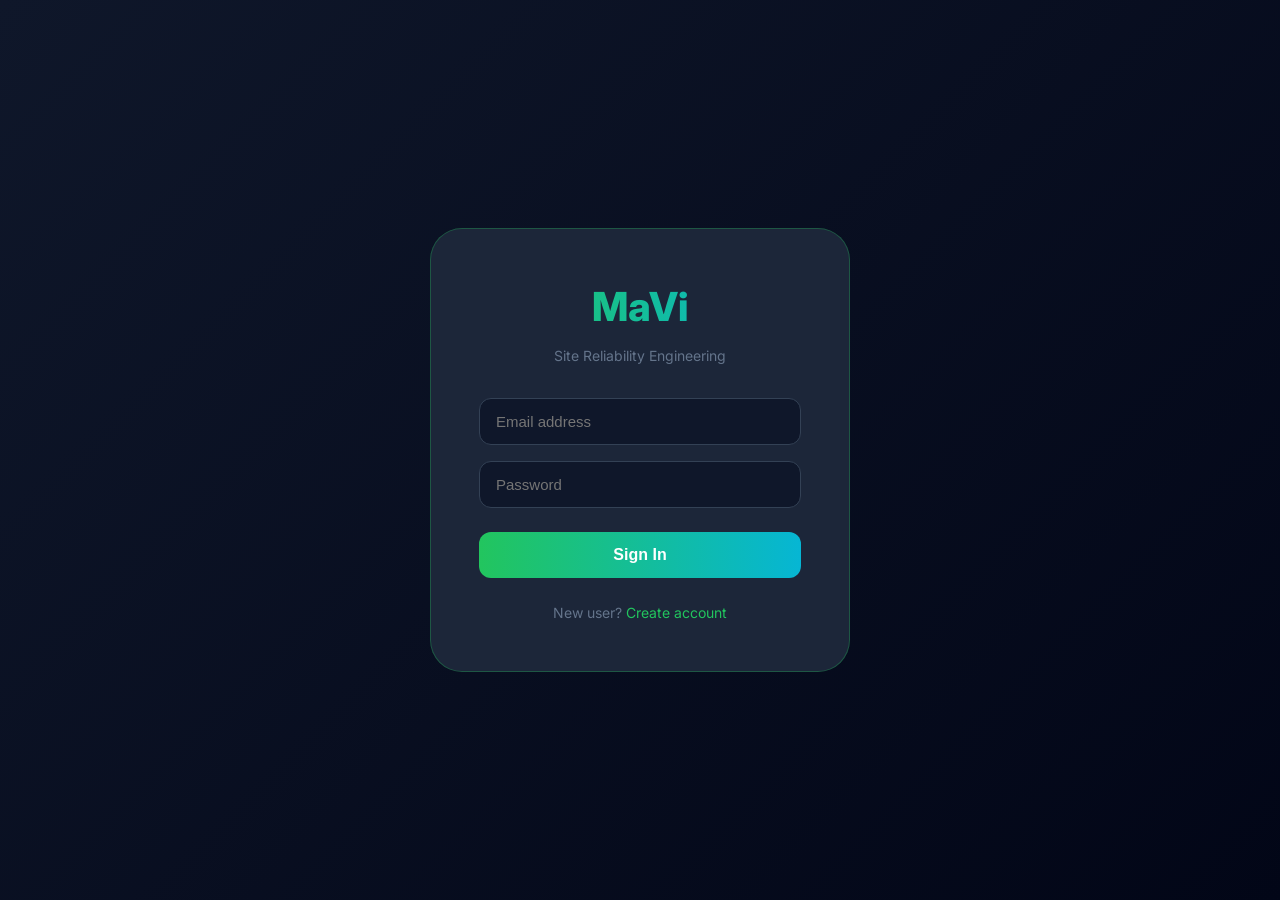
<file: index.html>
<!DOCTYPE html>
<html lang="en">
<head>
    <meta charset="UTF-8">
    <meta name="viewport" content="width=device-width, initial-scale=1.0">
    <title>MaVi SRE Platform</title>
    <script>
        window.location.href = 'login.html';
    </script>
</head>
<body>
    <p>Redirecting to login...</p>
</body>
</html>
</file>
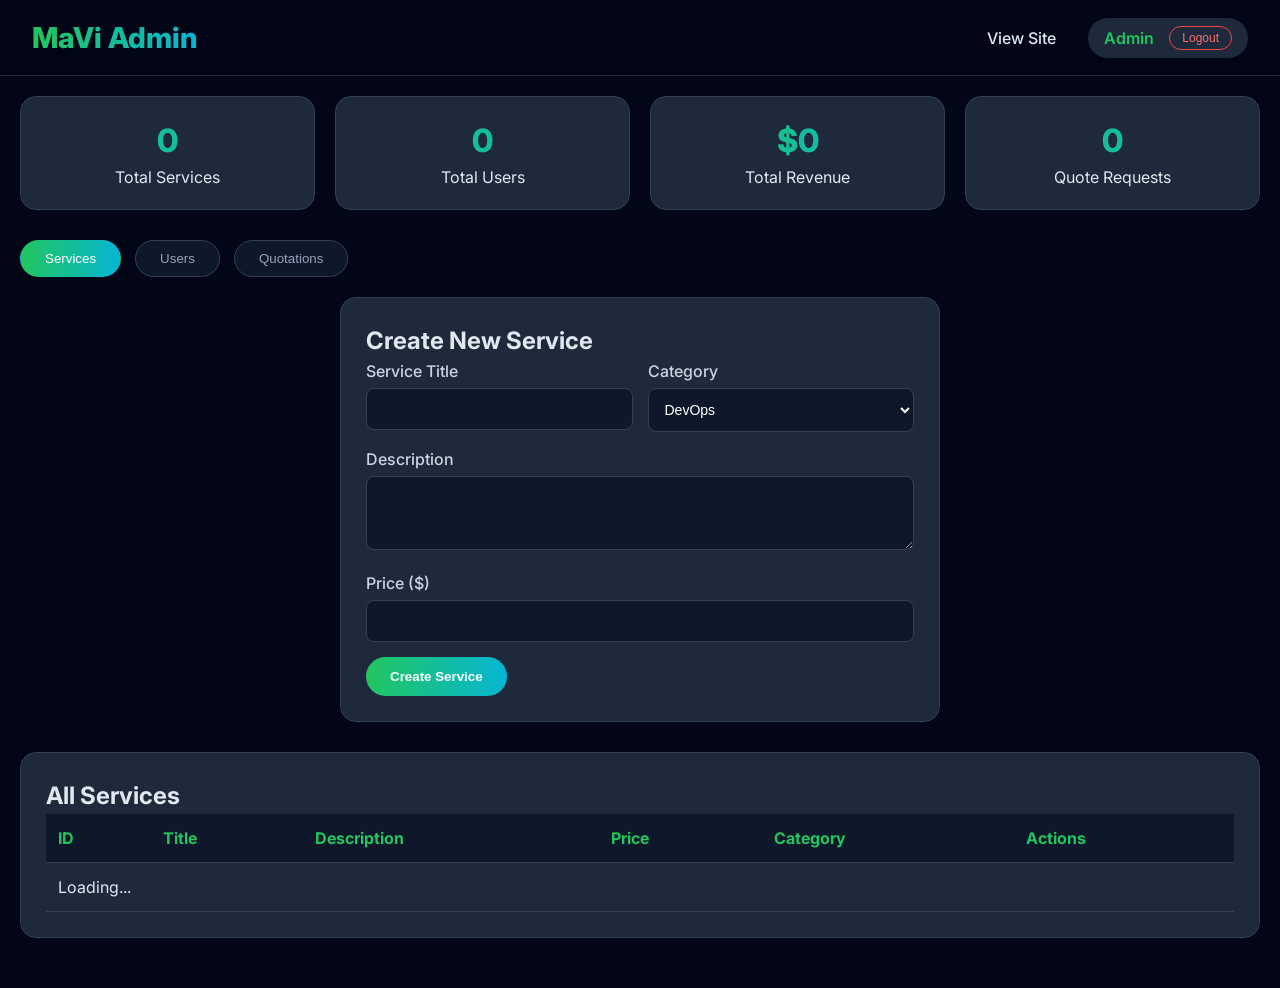
<file: admin-dashboard.html>
<!DOCTYPE html>
<html lang="en">
<head>
    <meta charset="UTF-8">
    <meta name="viewport" content="width=device-width, initial-scale=1.0">
    <title>Admin Dashboard | MaVi</title>
    <link href="https://fonts.googleapis.com/css2?family=Inter:wght@300;400;500;600;700;800&display=swap" rel="stylesheet">
    <link rel="stylesheet" href="styles.css">
    <style>
        .admin-container { max-width: 1400px; margin: 0 auto; padding: 20px; }
        .stats-grid {
            display: grid;
            grid-template-columns: repeat(auto-fit, minmax(200px, 1fr));
            gap: 20px;
            margin-bottom: 30px;
        }
        .stat-card {
            background: #1e293b;
            padding: 20px;
            border-radius: 16px;
            text-align: center;
            border: 1px solid #334155;
        }
        .stat-number {
            font-size: 2rem;
            font-weight: 800;
            background: linear-gradient(90deg, #22c55e, #06b6d4);
            background-clip: text;
            -webkit-background-clip: text;
            color: transparent;
        }
        .form-card, .table-card {
            background: #1e293b;
            padding: 25px;
            border-radius: 16px;
            margin-bottom: 30px;
            border: 1px solid #334155;
        }
        .btn-edit { background: #3b82f6; padding: 6px 12px; border: none; border-radius: 6px; color: white; cursor: pointer; margin: 2px; }
        .btn-delete { background: #ef4444; padding: 6px 12px; border: none; border-radius: 6px; color: white; cursor: pointer; margin: 2px; }
        table { width: 100%; border-collapse: collapse; }
        th, td { padding: 12px; text-align: left; border-bottom: 1px solid #334155; }
        th { background: #0f172a; color: #22c55e; }
        .modal {
            display: none;
            position: fixed;
            top: 0;
            left: 0;
            width: 100%;
            height: 100%;
            background: rgba(0,0,0,0.8);
            justify-content: center;
            align-items: center;
            z-index: 1000;
        }
        .modal-content {
            background: #1e293b;
            padding: 30px;
            border-radius: 16px;
            width: 500px;
            max-width: 90%;
            border: 1px solid #22c55e;
        }
        .tab-btn {
            background: #0f172a;
            border: 1px solid #334155;
            padding: 10px 24px;
            border-radius: 40px;
            cursor: pointer;
            color: #94a3b8;
            margin-right: 10px;
        }
        .tab-btn.active {
            background: linear-gradient(90deg, #22c55e, #06b6d4);
            color: white;
            border-color: transparent;
        }
    </style>
</head>
<body>

<nav class="navbar">
    <div class="nav-inner">
        <div class="logo">MaVi Admin</div>
        <div class="nav-links">
            <a href="user-dashboard.html">View Site</a>
            <div class="user-info">
                <span class="user-name" id="adminName">Admin</span>
                <button class="logout-btn" onclick="logout()">Logout</button>
            </div>
        </div>
    </div>
</nav>

<div class="admin-container">
    <div class="stats-grid">
        <div class="stat-card"><div class="stat-number" id="totalServices">0</div><div>Total Services</div></div>
        <div class="stat-card"><div class="stat-number" id="totalUsers">0</div><div>Total Users</div></div>
        <div class="stat-card"><div class="stat-number" id="totalRevenue">$0</div><div>Total Revenue</div></div>
        <div class="stat-card"><div class="stat-number" id="totalQuotations">0</div><div>Quote Requests</div></div>
    </div>

    <div>
        <button class="tab-btn active" onclick="showTab('services')">Services</button>
        <button class="tab-btn" onclick="showTab('users')">Users</button>
        <button class="tab-btn" onclick="showTab('quotations')">Quotations</button>
    </div>

    <!-- SERVICES TAB -->
    <div id="servicesTab" style="margin-top: 20px;">
        <div class="form-card">
            <h2>Create New Service</h2>
            <form id="createForm">
                <div class="form-row">
                    <div class="form-group"><label>Service Title</label><input type="text" id="title" required></div>
                    <div class="form-group"><label>Category</label><select id="category"><option>DevOps</option><option>Cloud</option><option>SRE</option><option>AI</option></select></div>
                </div>
                <div class="form-group"><label>Description</label><textarea id="description" rows="3" required></textarea></div>
                <div class="form-group"><label>Price ($)</label><input type="number" id="price" step="0.01" required></div>
                <button type="submit" class="btn-primary">Create Service</button>
            </form>
        </div>

        <div class="table-card">
            <h2>All Services</h2>
            <div style="overflow-x: auto;">
                <table>
                    <thead><tr><th>ID</th><th>Title</th><th>Description</th><th>Price</th><th>Category</th><th>Actions</th></tr></thead>
                    <tbody id="servicesList"><tr><td colspan="6">Loading...</td><tr</tbody>
                </table>
            </div>
        </div>
    </div>

    <!-- USERS TAB -->
    <div id="usersTab" style="display: none; margin-top: 20px;">
        <div class="table-card">
            <h2>All Users</h2>
            <div style="overflow-x: auto;">
                <table>
                    <thead><tr><th>ID</th><th>Name</th><th>Email</th><th>Role</th><th>Actions</th></tr></thead>
                    <tbody id="usersList"><tr><td colspan="5">Loading...</td><tr</tbody>
                </table>
            </div>
        </div>
    </div>

    <!-- QUOTATIONS TAB -->
    <div id="quotationsTab" style="display: none; margin-top: 20px;">
        <div class="table-card">
            <h2>Quote Requests</h2>
            <div style="overflow-x: auto;">
                <table>
                    <thead><tr><th>ID</th><th>User</th><th>Email</th><th>Service</th><th>Budget</th><th>Message</th><th>Date</th></tr></thead>
                    <tbody id="quotationsList"><tr><td colspan="7">Loading...</td><tr</tbody>
                </table>
            </div>
        </div>
    </div>
</div>

<!-- Edit Service Modal -->
<div id="editModal" class="modal">
    <div class="modal-content">
        <h2>Edit Service</h2>
        <input type="hidden" id="editId">
        <div class="form-group"><label>Title</label><input type="text" id="editTitle"></div>
        <div class="form-group"><label>Description</label><textarea id="editDescription" rows="3"></textarea></div>
        <div class="form-group"><label>Price</label><input type="number" id="editPrice" step="0.01"></div>
        <div class="form-group"><label>Category</label><select id="editCategory"><option>DevOps</option><option>Cloud</option><option>SRE</option><option>AI</option></select></div>
        <button onclick="updateService()" class="btn-primary">Save</button>
        <button onclick="closeModal()" style="background:#64748b;">Cancel</button>
    </div>
</div>

<script src="script.js"></script>
<script>
    let currentServices = [];
    
    async function loadStats() {
        const services = await getAllServices();
        const users = await getAllUsers();
        const quotations = await getAllQuotations();
        document.getElementById('totalServices').innerText = services.length;
        document.getElementById('totalUsers').innerText = users.length;
        document.getElementById('totalQuotations').innerText = quotations.length;
        const total = services.reduce((s, i) => s + (i.price || 0), 0);
        document.getElementById('totalRevenue').innerText = '$' + total.toLocaleString();
    }
    
    async function loadServices() {
        const services = await getAllServices();
        currentServices = services;
        const tbody = document.getElementById('servicesList');
        if (services.length === 0) {
            tbody.innerHTML = '<tr><td colspan="6">No services found</td><tr';
            return;
        }
        tbody.innerHTML = services.map(s => `
            <tr>
                <td>${s.id}</td>
                <td><strong>${escapeHtml(s.title)}</strong></td>
                <td>${escapeHtml(s.description?.substring(0, 60) || '')}...</td>
                <td>$${Number(s.price).toLocaleString()}</td>
                <td>${s.category}</td>
                <td>
                    <button class="btn-edit" onclick="openEditModal(${s.id})">Edit</button>
                    <button class="btn-delete" onclick="deleteServiceById(${s.id})">Delete</button>
                </td>
            </tr>
        `).join('');
        await loadStats();
    }
    
    async function loadUsers() {
        const users = await getAllUsers();
        const tbody = document.getElementById('usersList');
        if (users.length === 0) {
            tbody.innerHTML = '<tr><td colspan="5">No users found</td><tr';
            return;
        }
        tbody.innerHTML = users.map(u => `
            <tr>
                <td>${u.id}</td>
                <td>${escapeHtml(u.fullname)}</td>
                <td>${u.email}</td>
                <td><span class="badge">${u.role}</span></td>
                <td>${u.role !== 'ADMIN' ? `<button class="btn-delete" onclick="deleteUser(${u.id})">Delete</button>` : '—'}</td>
            </tr>
        `).join('');
    }
    
    async function loadQuotations() {
        const quotations = await getAllQuotations();
        const tbody = document.getElementById('quotationsList');
        if (quotations.length === 0) {
            tbody.innerHTML = '<tr><td colspan="7">No quote requests</td><tr';
            return;
        }
        tbody.innerHTML = quotations.map(q => `
            <tr>
                <td>${q.id}</td>
                <td>${escapeHtml(q.userName)}</td>
                <td>${q.userEmail}</td>
                <td>${q.serviceType}</td>
                <td>${q.budget}</td>
                <td>${escapeHtml(q.message?.substring(0, 50) || '')}...</td>
                <td>${new Date(q.createdAt).toLocaleDateString()}</td>
            </tr>
        `).join('');
        await loadStats();
    }
    
    document.getElementById('createForm').addEventListener('submit', async (e) => {
        e.preventDefault();
        const result = await createService({
            title: document.getElementById('title').value,
            description: document.getElementById('description').value,
            price: parseFloat(document.getElementById('price').value),
            category: document.getElementById('category').value,
            status: 'active'
        });
        if (result.success || result.id) {
            showToast('Service created successfully', 'success');
            loadServices();
            document.getElementById('createForm').reset();
        } else {
            showToast('Creation failed', 'error');
        }
    });
    
    async function openEditModal(id) {
        const service = currentServices.find(s => s.id === id);
        if (service) {
            document.getElementById('editId').value = service.id;
            document.getElementById('editTitle').value = service.title;
            document.getElementById('editDescription').value = service.description;
            document.getElementById('editPrice').value = service.price;
            document.getElementById('editCategory').value = service.category;
            document.getElementById('editModal').style.display = 'flex';
        }
    }
    
    async function updateService() {
        const id = document.getElementById('editId').value;
        const result = await updateService(id, {
            title: document.getElementById('editTitle').value,
            description: document.getElementById('editDescription').value,
            price: parseFloat(document.getElementById('editPrice').value),
            category: document.getElementById('editCategory').value
        });
        if (result.success) {
            showToast('Service updated', 'success');
            closeModal();
            loadServices();
        } else {
            showToast('Update failed', 'error');
        }
    }
    
    async function deleteServiceById(id) {
        if (confirm('Delete this service?')) {
            const result = await deleteService(id);
            if (result.success) {
                showToast('Service deleted', 'success');
                loadServices();
            } else {
                showToast('Delete failed', 'error');
            }
        }
    }
    
    async function deleteUser(id) {
        if (confirm('Delete this user?')) {
            const result = await updateUserProfile(id, { role: 'INACTIVE' });
            showToast('User deleted', 'success');
            loadUsers();
            loadStats();
        }
    }
    
    function showTab(tab) {
        document.getElementById('servicesTab').style.display = tab === 'services' ? 'block' : 'none';
        document.getElementById('usersTab').style.display = tab === 'users' ? 'block' : 'none';
        document.getElementById('quotationsTab').style.display = tab === 'quotations' ? 'block' : 'none';
        if (tab === 'services') loadServices();
        if (tab === 'users') loadUsers();
        if (tab === 'quotations') loadQuotations();
        document.querySelectorAll('.tab-btn').forEach(btn => btn.classList.remove('active'));
        event.target.classList.add('active');
    }
    
    function closeModal() { document.getElementById('editModal').style.display = 'none'; }
    window.onclick = function(e) { if (e.target === document.getElementById('editModal')) closeModal(); }
    
    // Check admin
    (async function() {
        const user = checkAuth();
        if (!user) return;
        if (user.role !== 'ADMIN') {
            window.location.href = 'user-dashboard.html';
            return;
        }
        document.getElementById('adminName').innerHTML = user.fullname;
        await loadServices();
    })();
</script>
</body>
</html>
</file>
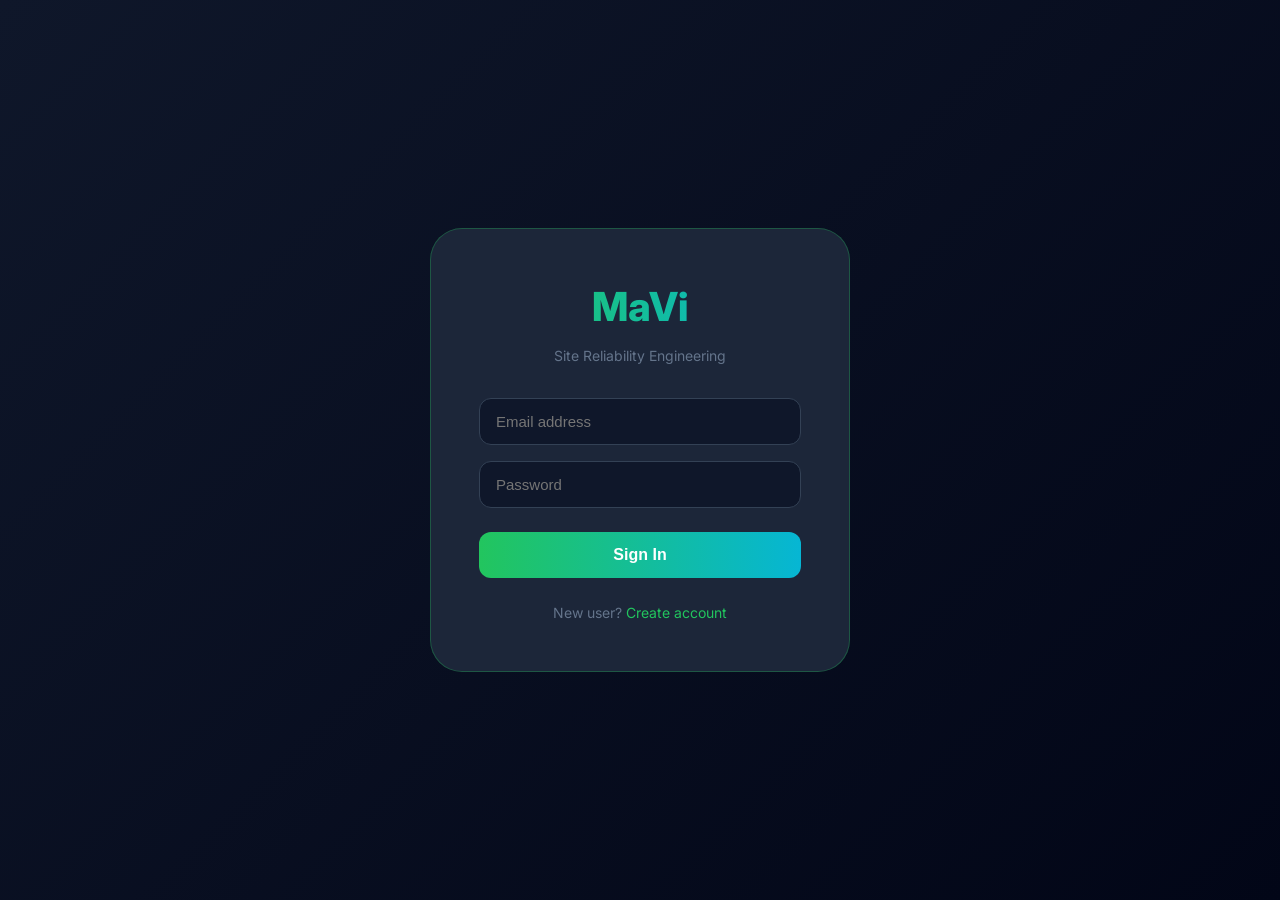
<file: login.html>
<!DOCTYPE html>
<html lang="en">
<head>
    <meta charset="UTF-8">
    <meta name="viewport" content="width=device-width, initial-scale=1.0">
    <title>Login | MaVi</title>
    <link href="https://fonts.googleapis.com/css2?family=Inter:wght@300;400;500;600;700;800&display=swap" rel="stylesheet">
    <link rel="stylesheet" href="styles.css">
    <style>
        body {
            background: linear-gradient(135deg, #0f172a 0%, #020617 100%);
            min-height: 100vh;
            display: flex;
            align-items: center;
            justify-content: center;
            padding: 20px;
        }
        .login-container {
            background: rgba(30, 41, 59, 0.95);
            backdrop-filter: blur(12px);
            border-radius: 32px;
            padding: 48px;
            width: 100%;
            max-width: 420px;
            border: 1px solid rgba(34, 197, 94, 0.3);
        }
        .logo {
            text-align: center;
            font-size: 2.5rem;
            font-weight: 800;
            background: linear-gradient(90deg, #22c55e, #06b6d4);
            background-clip: text;
            -webkit-background-clip: text;
            color: transparent;
            margin-bottom: 8px;
        }
        .subtitle {
            text-align: center;
            color: #64748b;
            font-size: 14px;
            margin-bottom: 32px;
        }
        input {
            width: 100%;
            padding: 14px 16px;
            border-radius: 12px;
            border: 1px solid #334155;
            background: #0f172a;
            color: white;
            font-size: 15px;
            margin-bottom: 16px;
        }
        input:focus {
            outline: none;
            border-color: #22c55e;
            box-shadow: 0 0 0 3px rgba(34,197,94,0.2);
        }
        button {
            width: 100%;
            padding: 14px;
            border-radius: 12px;
            border: none;
            background: linear-gradient(90deg, #22c55e, #06b6d4);
            color: white;
            font-weight: 700;
            font-size: 16px;
            cursor: pointer;
            margin-top: 8px;
        }
        button:hover { transform: translateY(-2px); }
        .error-message {
            background: rgba(239,68,68,0.2);
            color: #f87171;
            padding: 12px;
            border-radius: 10px;
            margin-top: 20px;
            text-align: center;
            display: none;
        }
        .register-link {
            text-align: center;
            margin-top: 24px;
            color: #64748b;
            font-size: 14px;
        }
        .register-link a { color: #22c55e; text-decoration: none; }
        .loading { display: none; text-align: center; margin-top: 16px; color: #22c55e; font-size: 14px; }
    </style>
</head>
<body>
    <div class="login-container">
        <div class="logo">MaVi</div>
        <div class="subtitle">Site Reliability Engineering</div>
        <form id="loginForm">
            <input type="email" id="email" placeholder="Email address" required>
            <input type="password" id="password" placeholder="Password" required>
            <button type="submit">Sign In</button>
        </form>
        <div id="errorMsg" class="error-message"></div>
        <div id="loading" class="loading">Authenticating...</div>
        <div class="register-link">
            New user? <a href="register.html">Create account</a>
        </div>
    </div>
    <script src="script.js"></script>
    <script>
        document.getElementById('loginForm').addEventListener('submit', async (e) => {
            e.preventDefault();
            const email = document.getElementById('email').value;
            const password = document.getElementById('password').value;
            const errorDiv = document.getElementById('errorMsg');
            const loadingDiv = document.getElementById('loading');
            errorDiv.style.display = 'none';
            loadingDiv.style.display = 'block';
            const result = await login(email, password);
            loadingDiv.style.display = 'none';
            if (result.success) {
                if (result.role === 'ADMIN') {
                    window.location.href = 'admin-dashboard.html';
                } else {
                    window.location.href = 'user-dashboard.html';
                }
            } else {
                errorDiv.style.display = 'block';
                errorDiv.innerHTML = result.error;
            }
        });
    </script>
</body>
</html>
</file>
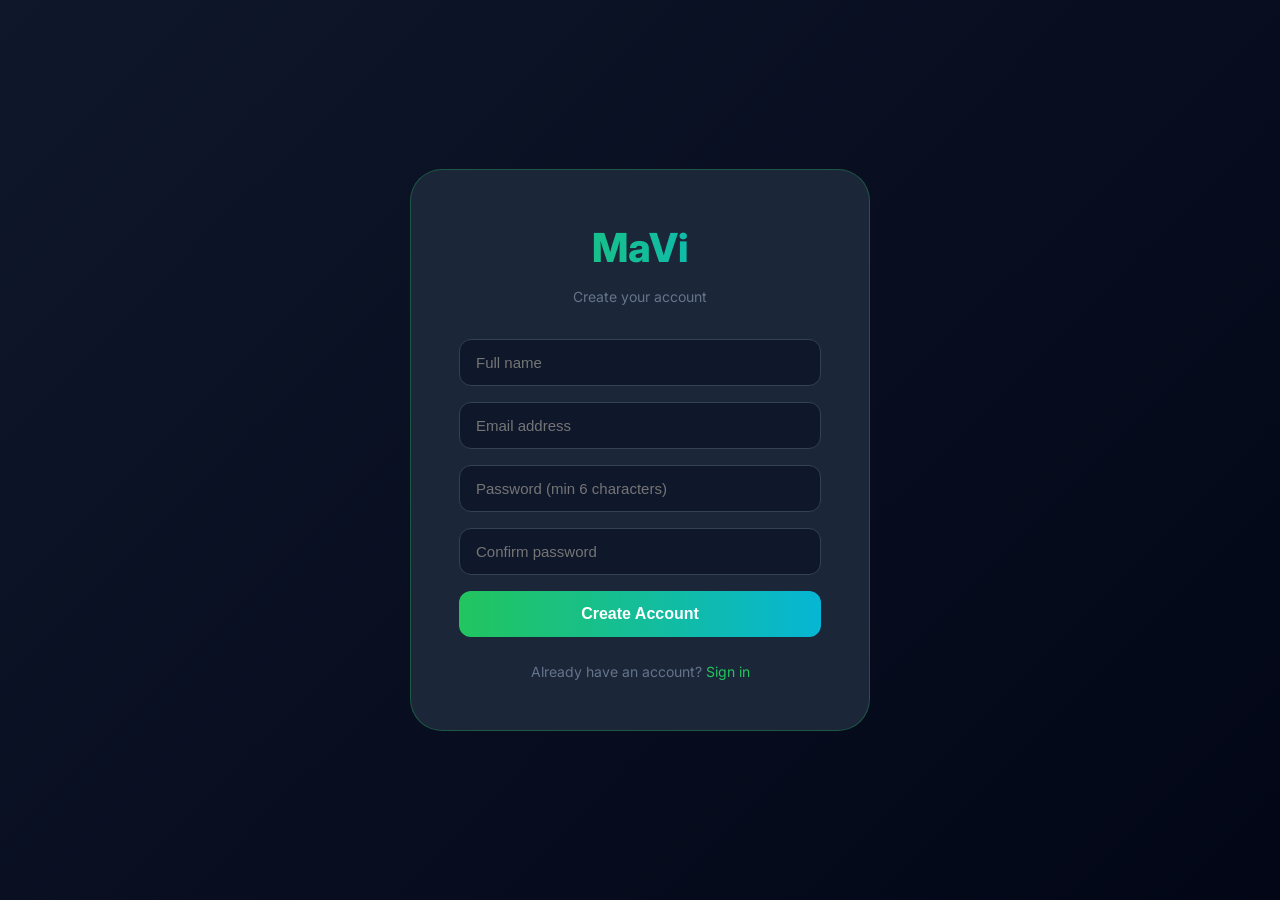
<file: register.html>
<!DOCTYPE html>
<html lang="en">
<head>
    <meta charset="UTF-8">
    <meta name="viewport" content="width=device-width, initial-scale=1.0">
    <title>Register | MaVi</title>
    <link href="https://fonts.googleapis.com/css2?family=Inter:wght@300;400;500;600;700;800&display=swap" rel="stylesheet">
    <link rel="stylesheet" href="styles.css">
    <style>
        body {
            background: linear-gradient(135deg, #0f172a 0%, #020617 100%);
            min-height: 100vh;
            display: flex;
            align-items: center;
            justify-content: center;
            padding: 20px;
        }
        .register-container {
            background: rgba(30, 41, 59, 0.95);
            backdrop-filter: blur(12px);
            border-radius: 32px;
            padding: 48px;
            width: 100%;
            max-width: 460px;
            border: 1px solid rgba(34, 197, 94, 0.3);
        }
        .logo {
            text-align: center;
            font-size: 2.5rem;
            font-weight: 800;
            background: linear-gradient(90deg, #22c55e, #06b6d4);
            background-clip: text;
            -webkit-background-clip: text;
            color: transparent;
        }
        .subtitle {
            text-align: center;
            color: #64748b;
            font-size: 14px;
            margin: 8px 0 32px;
        }
        input {
            width: 100%;
            padding: 14px 16px;
            border-radius: 12px;
            border: 1px solid #334155;
            background: #0f172a;
            color: white;
            font-size: 15px;
            margin-bottom: 16px;
        }
        input:focus {
            outline: none;
            border-color: #22c55e;
            box-shadow: 0 0 0 3px rgba(34,197,94,0.2);
        }
        button {
            width: 100%;
            padding: 14px;
            border-radius: 12px;
            border: none;
            background: linear-gradient(90deg, #22c55e, #06b6d4);
            color: white;
            font-weight: 700;
            font-size: 16px;
            cursor: pointer;
        }
        button:hover { transform: translateY(-2px); }
        .error-message, .success-message {
            padding: 12px;
            border-radius: 10px;
            margin-top: 20px;
            text-align: center;
            display: none;
        }
        .error-message { background: rgba(239,68,68,0.2); color: #f87171; }
        .success-message { background: rgba(34,197,94,0.2); color: #22c55e; }
        .login-link { text-align: center; margin-top: 24px; color: #64748b; font-size: 14px; }
        .login-link a { color: #22c55e; text-decoration: none; }
        .loading { display: none; text-align: center; margin-top: 16px; color: #22c55e; }
    </style>
</head>
<body>
    <div class="register-container">
        <div class="logo">MaVi</div>
        <div class="subtitle">Create your account</div>
        <form id="registerForm">
            <input type="text" id="fullname" placeholder="Full name" required>
            <input type="email" id="email" placeholder="Email address" required>
            <input type="password" id="password" placeholder="Password (min 6 characters)" required>
            <input type="password" id="confirmPassword" placeholder="Confirm password" required>
            <button type="submit">Create Account</button>
        </form>
        <div id="errorMsg" class="error-message"></div>
        <div id="successMsg" class="success-message"></div>
        <div id="loading" class="loading">Creating account...</div>
        <div class="login-link">
            Already have an account? <a href="login.html">Sign in</a>
        </div>
    </div>
    <script src="script.js"></script>
    <script>
        document.getElementById('registerForm').addEventListener('submit', async (e) => {
            e.preventDefault();
            const fullname = document.getElementById('fullname').value.trim();
            const email = document.getElementById('email').value.trim();
            const password = document.getElementById('password').value;
            const confirm = document.getElementById('confirmPassword').value;
            const errorDiv = document.getElementById('errorMsg');
            const successDiv = document.getElementById('successMsg');
            const loadingDiv = document.getElementById('loading');
            
            errorDiv.style.display = 'none';
            successDiv.style.display = 'none';
            
            if (!fullname || !email || !password) {
                errorDiv.style.display = 'block';
                errorDiv.innerHTML = 'Please fill all fields';
                return;
            }
            if (password.length < 6) {
                errorDiv.style.display = 'block';
                errorDiv.innerHTML = 'Password must be at least 6 characters';
                return;
            }
            if (password !== confirm) {
                errorDiv.style.display = 'block';
                errorDiv.innerHTML = 'Passwords do not match';
                return;
            }
            
            loadingDiv.style.display = 'block';
            const result = await register(fullname, email, password);
            loadingDiv.style.display = 'none';
            
            if (result.success) {
                successDiv.style.display = 'block';
                successDiv.innerHTML = 'Registration successful! Redirecting to login...';
                setTimeout(() => { window.location.href = 'login.html'; }, 2000);
            } else {
                errorDiv.style.display = 'block';
                errorDiv.innerHTML = result.error;
            }
        });
    </script>
</body>
</html>
</file>
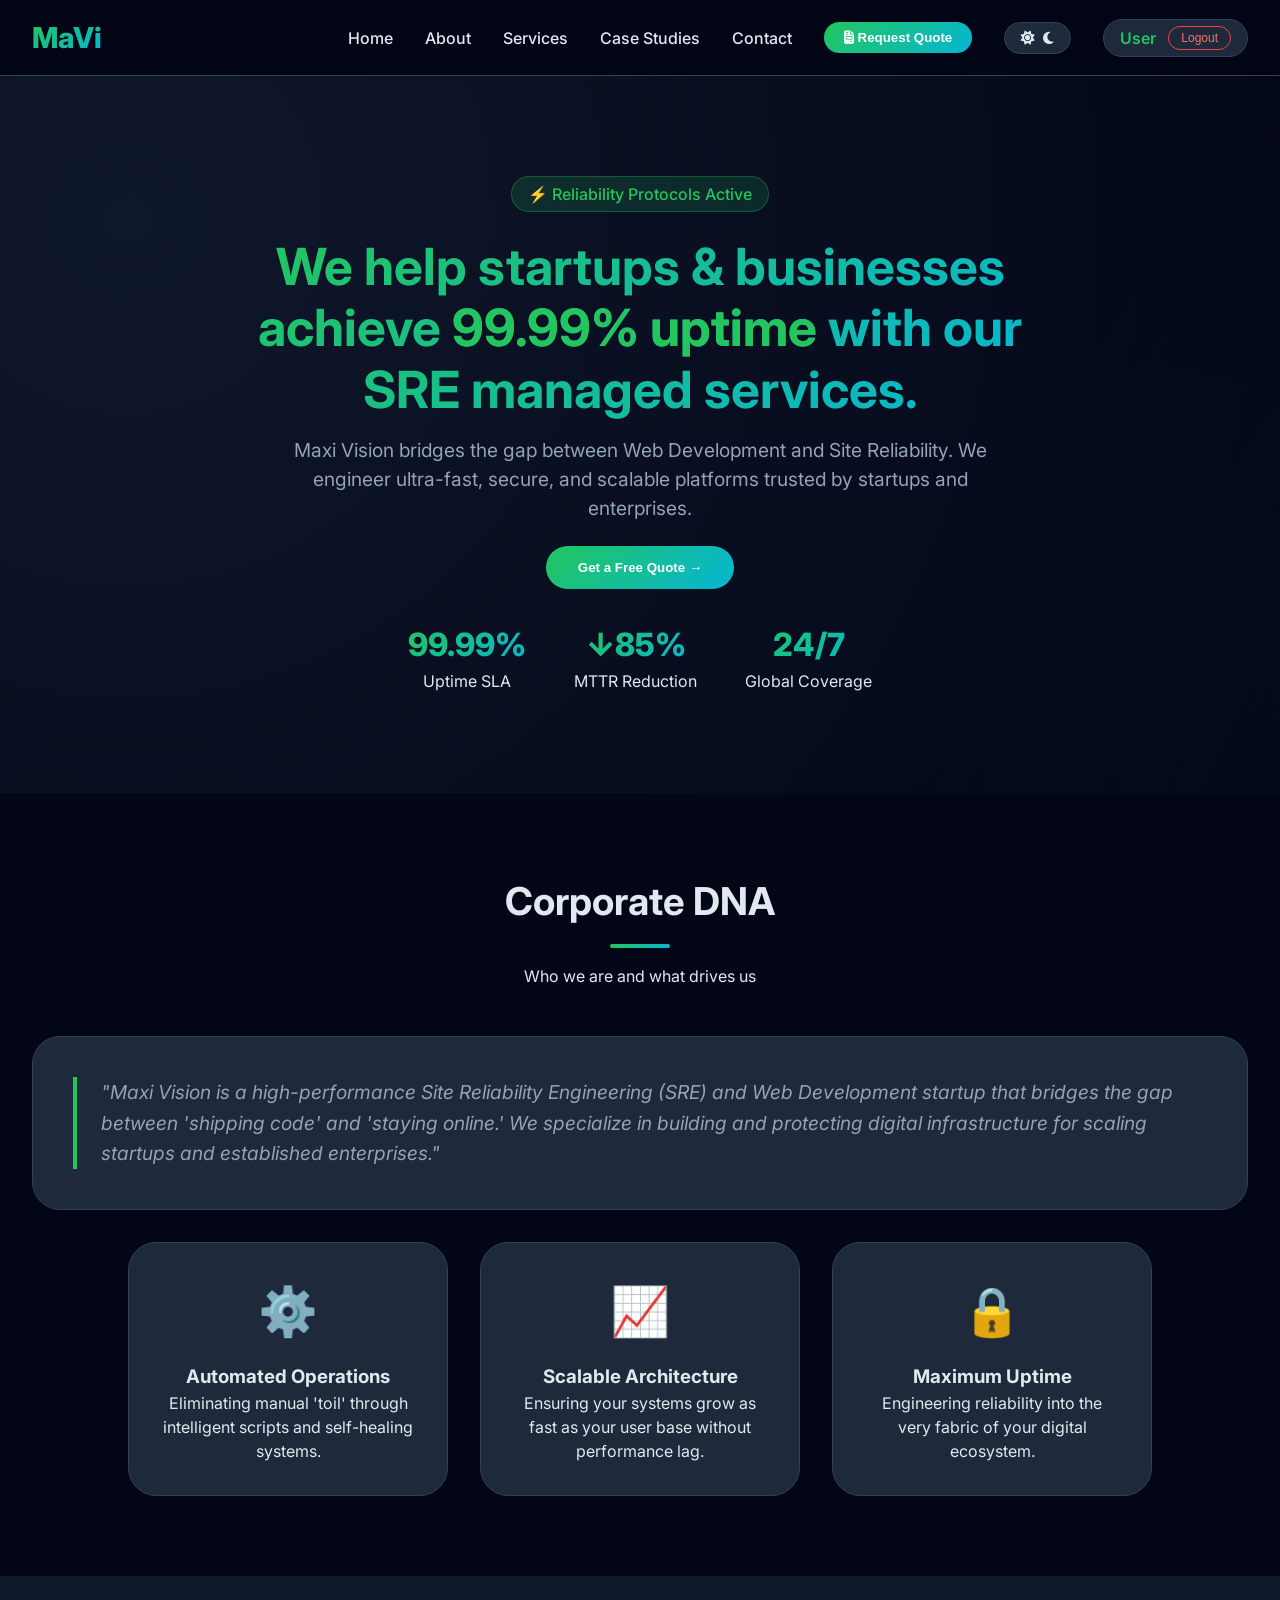
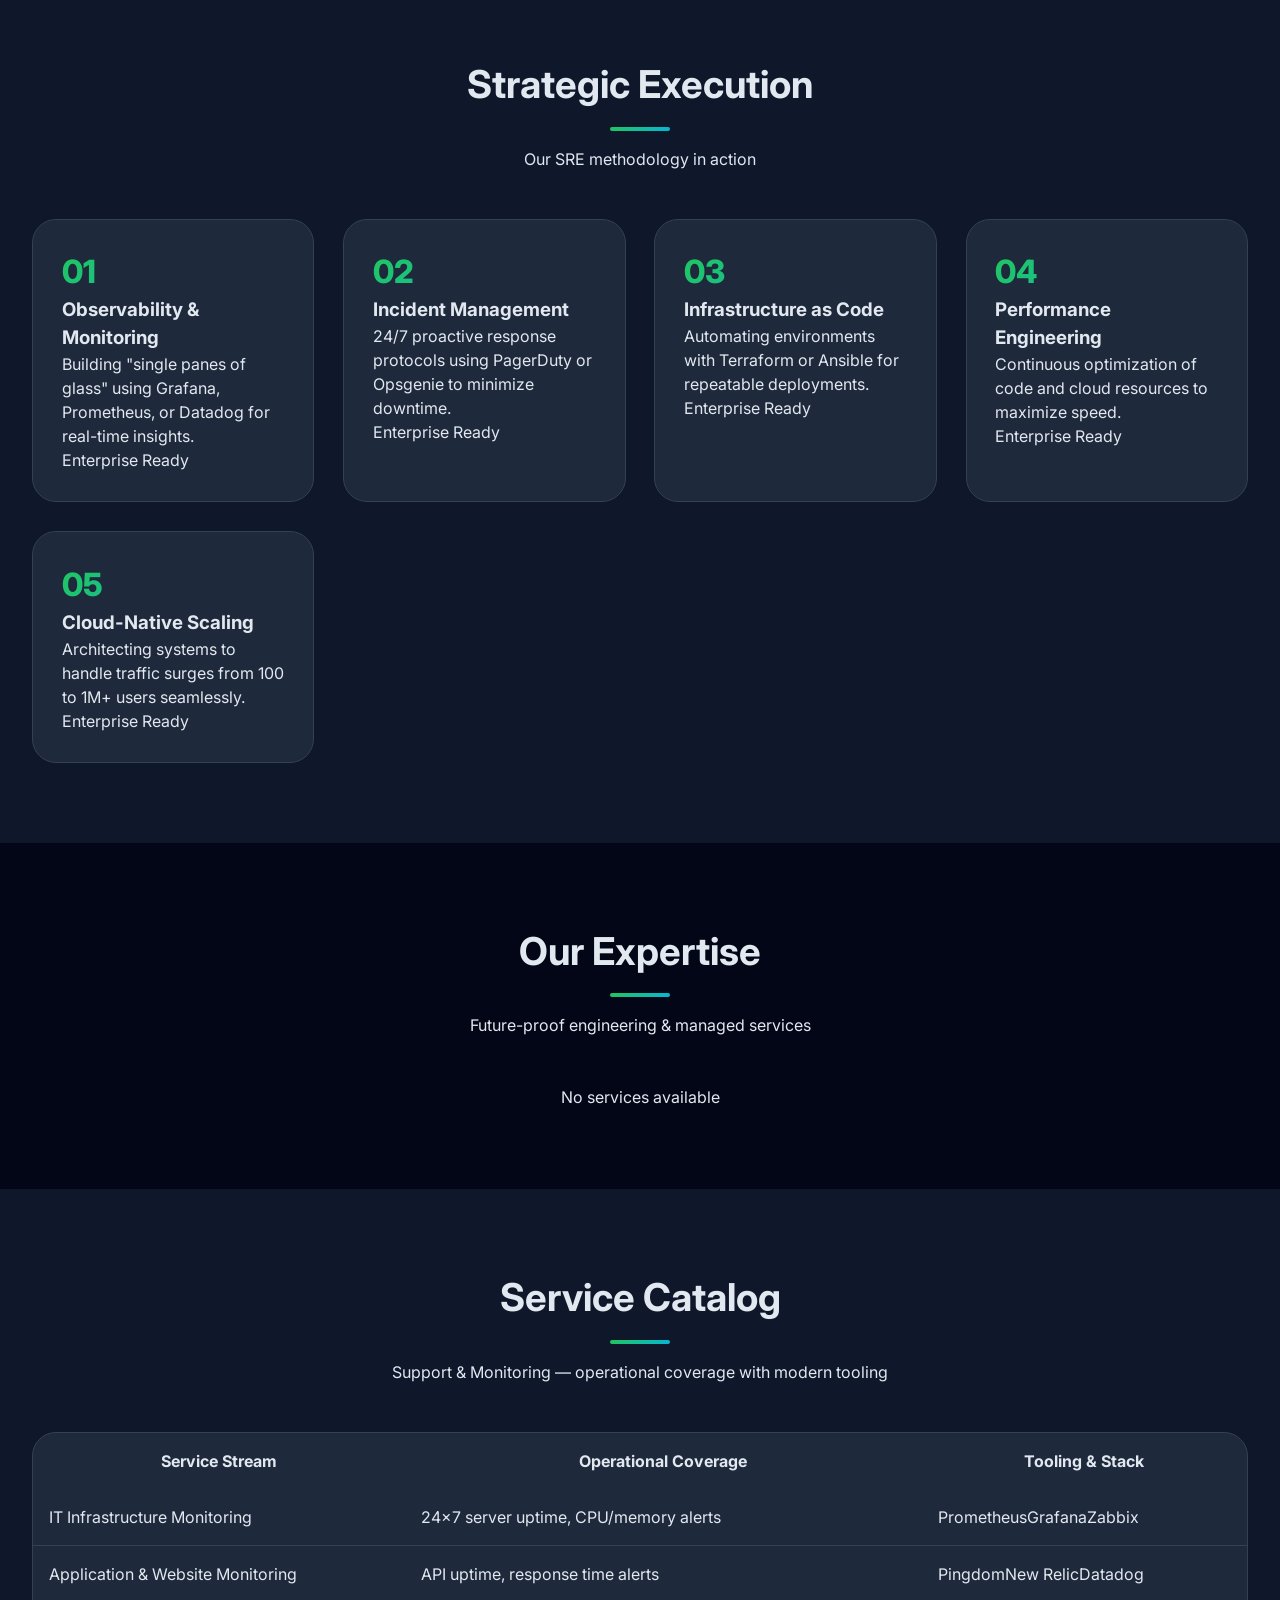
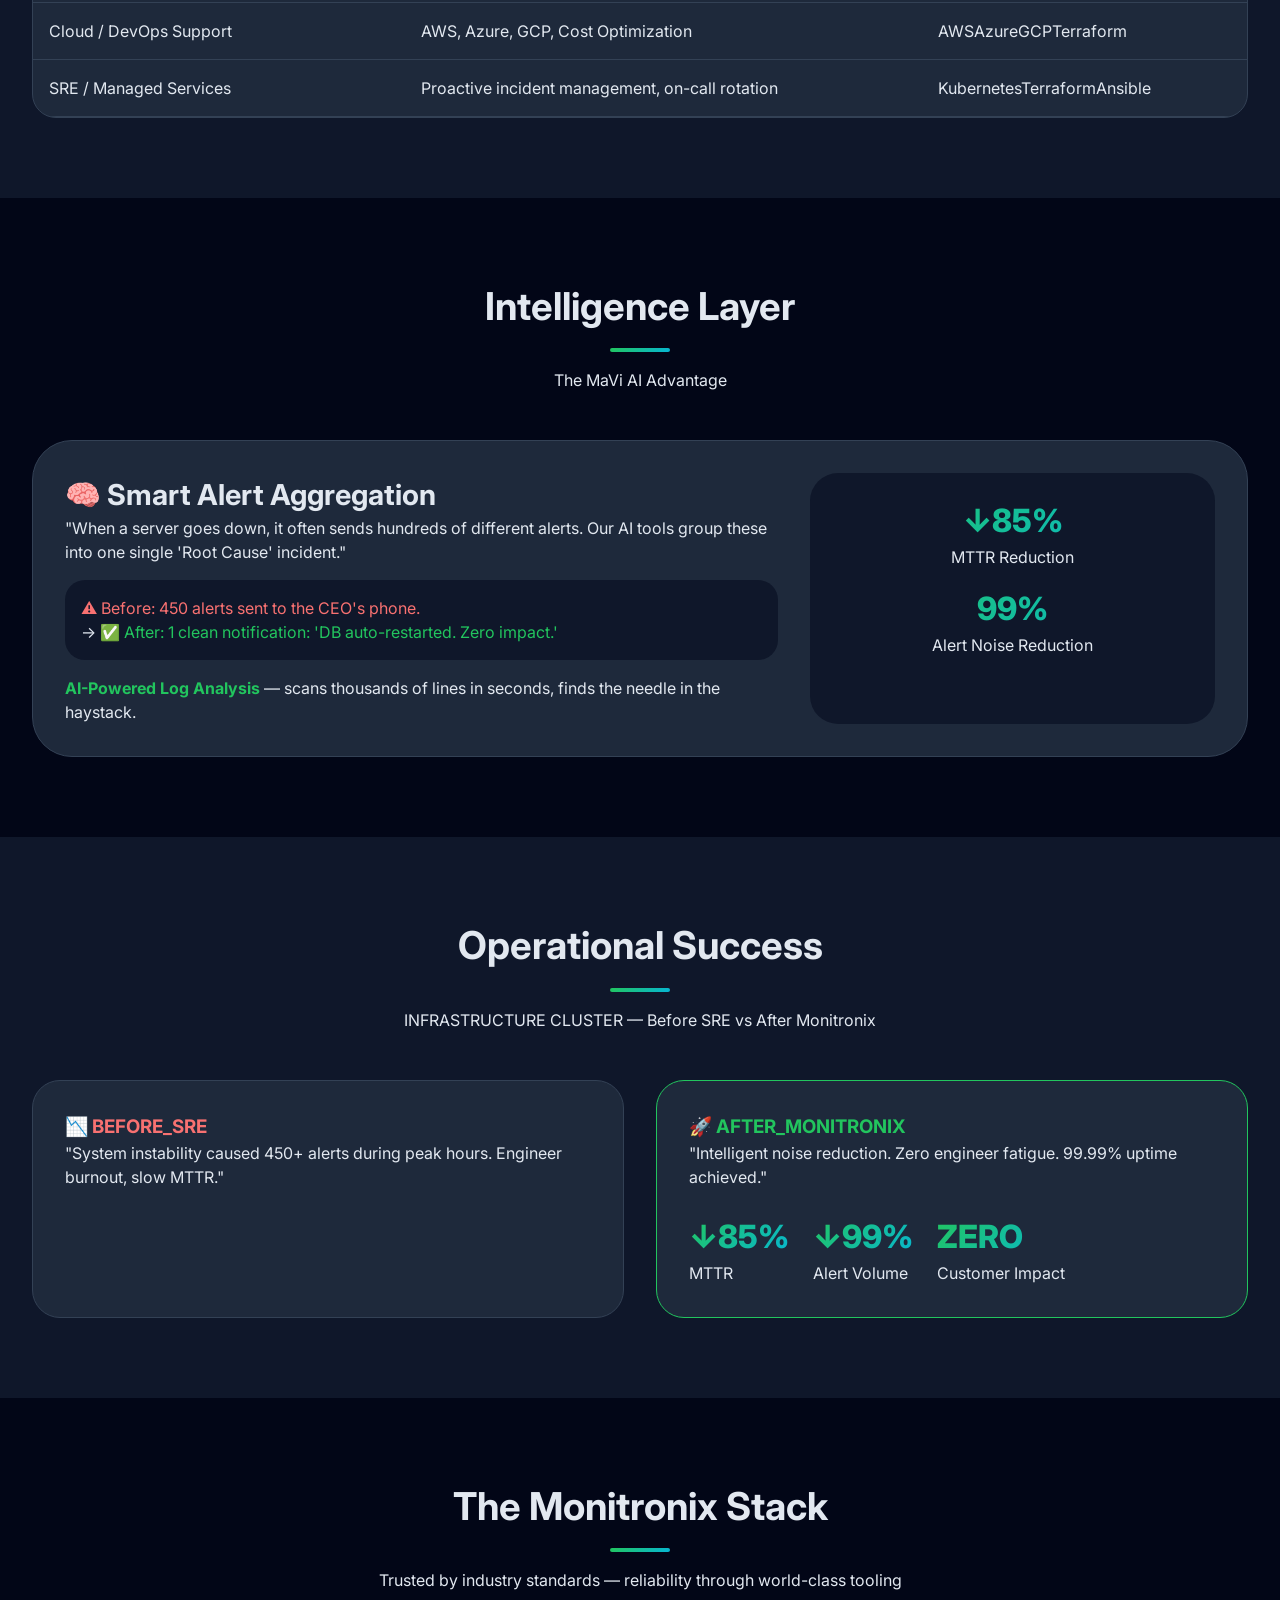
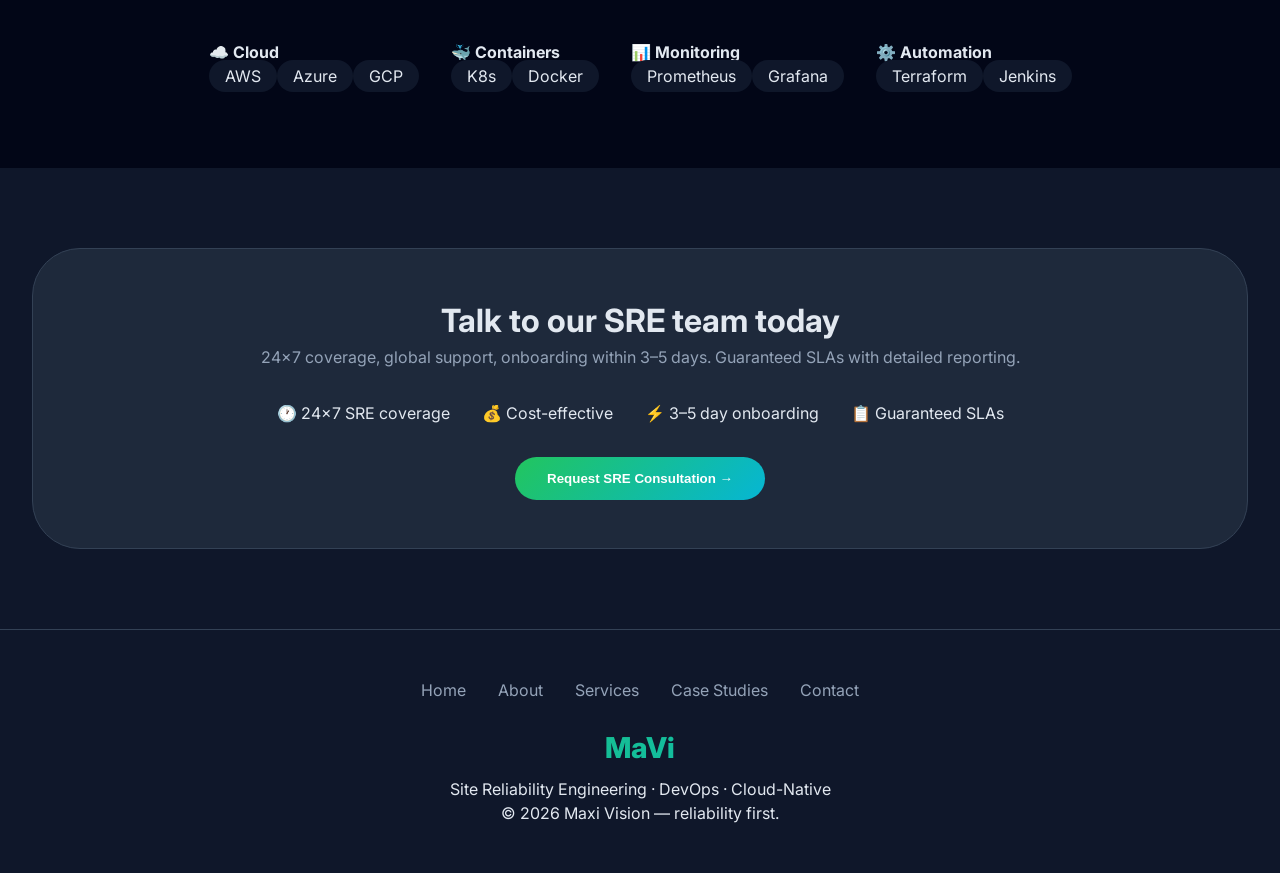
<file: user-dashboard.html>
<!DOCTYPE html>
<html lang="en">
<head>
    <meta charset="UTF-8">
    <meta name="viewport" content="width=device-width, initial-scale=1.0">
    <title>MaVi | SRE Managed Services – 99.99% Uptime</title>
    <link href="https://fonts.googleapis.com/css2?family=Inter:opsz,wght@14..32,300;400;500;600;700;800&display=swap" rel="stylesheet">
    <link rel="stylesheet" href="https://cdnjs.cloudflare.com/ajax/libs/font-awesome/6.4.0/css/all.min.css">
    <style>
        :root {
            /* Dark Theme (Default) */
            --bg-primary: #020617;
            --bg-secondary: #0f172a;
            --bg-card: #1e293b;
            --text-primary: #e2e8f0;
            --text-secondary: #94a3b8;
            --accent-primary: #22c55e;
            --accent-secondary: #06b6d4;
            --border-color: #334155;
            --gradient: linear-gradient(135deg, #22c55e, #06b6d4);
            --header-bg: rgba(2, 6, 23, 0.95);
            --shadow: 0 20px 35px -12px rgba(0,0,0,0.3);
        }
        
        body.light-theme {
            --bg-primary: #f8fafc;
            --bg-secondary: #ffffff;
            --bg-card: #ffffff;
            --text-primary: #0f172a;
            --text-secondary: #475569;
            --accent-primary: #16a34a;
            --accent-secondary: #0891b2;
            --border-color: #e2e8f0;
            --header-bg: rgba(255, 255, 255, 0.95);
            --shadow: 0 20px 35px -12px rgba(0,0,0,0.1);
        }
        
        * {
            margin: 0;
            padding: 0;
            box-sizing: border-box;
            transition: background-color 0.3s ease, color 0.3s ease, border-color 0.3s ease, transform 0.3s ease, opacity 0.3s ease;
        }
        
        body {
            font-family: 'Inter', sans-serif;
            background: var(--bg-primary);
            color: var(--text-primary);
            line-height: 1.5;
            scroll-behavior: smooth;
        }
        
        .container {
            max-width: 1280px;
            margin: 0 auto;
            padding: 0 32px;
        }
        
        /* Scroll Animations */
        .fade-up {
            opacity: 0;
            transform: translateY(40px);
            transition: all 0.8s cubic-bezier(0.2, 0.9, 0.4, 1.1);
        }
        
        .fade-up.visible {
            opacity: 1;
            transform: translateY(0);
        }
        
        /* Navbar */
        .navbar {
            background: var(--header-bg);
            backdrop-filter: blur(10px);
            padding: 1rem 0;
            position: sticky;
            top: 0;
            z-index: 1000;
            border-bottom: 1px solid var(--border-color);
            transition: all 0.3s ease;
        }
        
        .nav-inner {
            max-width: 1280px;
            margin: 0 auto;
            padding: 0 32px;
            display: flex;
            justify-content: space-between;
            align-items: center;
            flex-wrap: wrap;
            gap: 1rem;
        }
        
        .logo {
            font-size: 1.8rem;
            font-weight: 800;
            background: var(--gradient);
            background-clip: text;
            -webkit-background-clip: text;
            color: transparent;
            cursor: pointer;
            transition: transform 0.3s ease;
        }
        
        .logo:hover {
            transform: scale(1.05);
        }
        
        .nav-links {
            display: flex;
            gap: 2rem;
            align-items: center;
            flex-wrap: wrap;
        }
        
        .nav-links a {
            color: var(--text-primary);
            text-decoration: none;
            font-weight: 500;
            cursor: pointer;
            transition: color 0.3s ease, transform 0.3s ease;
            position: relative;
        }
        
        .nav-links a::after {
            content: '';
            position: absolute;
            bottom: -5px;
            left: 0;
            width: 0;
            height: 2px;
            background: var(--gradient);
            transition: width 0.3s ease;
        }
        
        .nav-links a:hover::after {
            width: 100%;
        }
        
        .nav-links a:hover {
            color: var(--accent-primary);
            transform: translateY(-2px);
        }
        
        /* Theme Toggle */
        .theme-toggle {
            background: var(--bg-card);
            border: 1px solid var(--border-color);
            border-radius: 40px;
            padding: 8px 16px;
            cursor: pointer;
            display: flex;
            align-items: center;
            gap: 8px;
            font-size: 14px;
            transition: all 0.3s ease;
        }
        
        .theme-toggle:hover {
            transform: scale(1.05);
            border-color: var(--accent-primary);
        }
        
        /* Quote Button */
        .quote-btn-header {
            background: var(--gradient);
            color: white;
            padding: 8px 20px;
            border-radius: 40px;
            font-weight: 600;
            border: none;
            cursor: pointer;
            transition: all 0.3s ease;
        }
        
        .quote-btn-header:hover {
            transform: translateY(-2px);
            box-shadow: 0 5px 15px rgba(34, 197, 94, 0.4);
        }
        
        .user-info {
            display: flex;
            align-items: center;
            gap: 12px;
            background: var(--bg-card);
            padding: 6px 16px;
            border-radius: 40px;
            border: 1px solid var(--border-color);
        }
        
        .user-name {
            color: var(--accent-primary);
            font-weight: 600;
        }
        
        .logout-btn {
            background: transparent;
            border: 1px solid #ef4444;
            color: #f87171;
            padding: 4px 12px;
            border-radius: 20px;
            cursor: pointer;
            font-size: 12px;
            transition: all 0.3s ease;
        }
        
        .logout-btn:hover {
            background: #ef4444;
            color: white;
            transform: scale(1.05);
        }
        
        /* Buttons */
        .btn-primary {
            background: var(--gradient);
            color: white;
            padding: 14px 32px;
            border-radius: 40px;
            font-weight: 600;
            border: none;
            cursor: pointer;
            transition: all 0.3s ease;
        }
        
        .btn-primary:hover {
            transform: translateY(-3px);
            box-shadow: 0 10px 25px rgba(34, 197, 94, 0.4);
        }
        
        /* Hero Section */
        .hero {
            padding: 100px 0;
            background: radial-gradient(circle at 10% 20%, var(--bg-secondary), var(--bg-primary));
            text-align: center;
            position: relative;
            overflow: hidden;
        }
        
        .hero::before {
            content: '';
            position: absolute;
            width: 200%;
            height: 200%;
            background: radial-gradient(circle, rgba(34,197,94,0.08) 0%, transparent 70%);
            animation: rotateBg 30s linear infinite;
        }
        
        @keyframes rotateBg {
            0% { transform: translate(-25%, -25%) rotate(0deg); }
            100% { transform: translate(-25%, -25%) rotate(360deg); }
        }
        
        .hero-content {
            position: relative;
            z-index: 2;
            animation: fadeInUp 0.8s ease;
        }
        
        @keyframes fadeInUp {
            from {
                opacity: 0;
                transform: translateY(40px);
            }
            to {
                opacity: 1;
                transform: translateY(0);
            }
        }
        
        .badge {
            background: rgba(34, 197, 94, 0.15);
            color: var(--accent-primary);
            padding: 0.3rem 1rem;
            border-radius: 50px;
            display: inline-block;
            margin-bottom: 1.5rem;
            border: 1px solid rgba(34, 197, 94, 0.3);
            font-weight: 500;
            animation: pulse 2s infinite;
        }
        
        @keyframes pulse {
            0%, 100% { opacity: 1; }
            50% { opacity: 0.7; }
        }
        
        .hero h1 {
            font-size: 3.2rem;
            max-width: 800px;
            margin: 0 auto 1rem;
            background: var(--gradient);
            background-clip: text;
            -webkit-background-clip: text;
            color: transparent;
            line-height: 1.2;
        }
        
        .hero p {
            font-size: 1.2rem;
            color: var(--text-secondary);
            max-width: 700px;
            margin: 0 auto 1.5rem;
        }
        
        .hero-stats {
            display: flex;
            justify-content: center;
            gap: 3rem;
            margin-top: 2rem;
            flex-wrap: wrap;
        }
        
        .hero-stats > div {
            animation: fadeInUp 0.6s ease forwards;
            animation-delay: calc(var(--i, 0) * 0.1s);
        }
        
        .stat-number {
            font-size: 2rem;
            font-weight: 800;
            background: var(--gradient);
            background-clip: text;
            -webkit-background-clip: text;
            color: transparent;
        }
        
        /* Section Styles */
        .section {
            padding: 80px 0;
        }
        
        .section-alt {
            background: var(--bg-secondary);
        }
        
        .section-header {
            text-align: center;
            margin-bottom: 3rem;
        }
        
        .section-header h2 {
            font-size: 2.4rem;
            margin-bottom: 1rem;
            position: relative;
            display: inline-block;
        }
        
        .section-header h2::after {
            content: '';
            display: block;
            width: 60px;
            height: 4px;
            background: var(--gradient);
            margin: 0.8rem auto 0;
            border-radius: 4px;
            animation: expandWidth 0.6s ease;
        }
        
        @keyframes expandWidth {
            from { width: 0; }
            to { width: 60px; }
        }
        
        /* Cards */
        .cards-grid, .offerings-grid {
            display: flex;
            flex-wrap: wrap;
            gap: 2rem;
            justify-content: center;
        }
        
        .card {
            background: var(--bg-card);
            border-radius: 28px;
            padding: 2rem;
            width: 320px;
            border: 1px solid var(--border-color);
            transition: all 0.4s cubic-bezier(0.2, 0.9, 0.4, 1.1);
            text-align: center;
            cursor: pointer;
        }
        
        .card:hover {
            transform: translateY(-10px) scale(1.02);
            box-shadow: var(--shadow);
            border-color: var(--accent-primary);
        }
        
        .card-icon {
            font-size: 3rem;
            margin-bottom: 1rem;
            transition: transform 0.3s ease;
        }
        
        .card:hover .card-icon {
            transform: scale(1.1);
        }
        
        /* Goals Grid */
        .goals-grid {
            display: grid;
            grid-template-columns: repeat(auto-fit, minmax(280px, 1fr));
            gap: 1.8rem;
        }
        
        .goal-item {
            background: var(--bg-card);
            border-radius: 24px;
            padding: 1.8rem;
            border: 1px solid var(--border-color);
            transition: all 0.3s ease;
        }
        
        .goal-item:hover {
            transform: translateY(-5px);
            border-color: var(--accent-primary);
            box-shadow: var(--shadow);
        }
        
        .goal-number {
            font-size: 2rem;
            font-weight: 800;
            background: var(--gradient);
            background-clip: text;
            -webkit-background-clip: text;
            color: transparent;
        }
        
        /* Modal */
        .modal {
            display: none;
            position: fixed;
            top: 0;
            left: 0;
            width: 100%;
            height: 100%;
            background: rgba(0,0,0,0.8);
            justify-content: center;
            align-items: center;
            z-index: 2000;
            animation: fadeIn 0.3s ease;
        }
        
        @keyframes fadeIn {
            from { opacity: 0; }
            to { opacity: 1; }
        }
        
        .modal-content {
            background: var(--bg-card);
            border-radius: 32px;
            padding: 2rem;
            width: 500px;
            max-width: 90%;
            border: 1px solid var(--border-color);
            animation: slideUp 0.4s ease;
        }
        
        @keyframes slideUp {
            from {
                opacity: 0;
                transform: translateY(50px);
            }
            to {
                opacity: 1;
                transform: translateY(0);
            }
        }
        
        .modal-content h2 {
            margin-bottom: 1rem;
            color: var(--accent-primary);
        }
        
        .close-modal {
            float: right;
            font-size: 28px;
            cursor: pointer;
            transition: transform 0.3s ease;
        }
        
        .close-modal:hover {
            transform: scale(1.2);
        }
        
        /* Form Styles */
        .form-group {
            margin-bottom: 1rem;
        }
        
        .form-group label {
            display: block;
            margin-bottom: 0.5rem;
            font-weight: 500;
        }
        
        .form-group input, .form-group select, .form-group textarea {
            width: 100%;
            padding: 12px;
            border-radius: 12px;
            border: 1px solid var(--border-color);
            background: var(--bg-primary);
            color: var(--text-primary);
            transition: all 0.3s ease;
        }
        
        .form-group input:focus, .form-group select:focus, .form-group textarea:focus {
            outline: none;
            border-color: var(--accent-primary);
            box-shadow: 0 0 0 3px rgba(34,197,94,0.2);
        }
        
        /* Toast */
        .toast {
            position: fixed;
            bottom: 30px;
            right: 30px;
            padding: 12px 24px;
            border-radius: 12px;
            color: white;
            z-index: 2000;
            animation: slideInRight 0.3s ease;
        }
        
        @keyframes slideInRight {
            from {
                opacity: 0;
                transform: translateX(100px);
            }
            to {
                opacity: 1;
                transform: translateX(0);
            }
        }
        
        .toast.success { background: #22c55e; }
        .toast.error { background: #ef4444; }
        
        /* AI Block */
        .ai-block {
            display: flex;
            flex-wrap: wrap;
            gap: 2rem;
            background: var(--bg-card);
            border-radius: 40px;
            padding: 2rem;
            border: 1px solid var(--border-color);
        }
        
        /* Case Study */
        .case-study-grid {
            display: flex;
            flex-wrap: wrap;
            gap: 2rem;
        }
        
        .case-card {
            flex: 1;
            background: var(--bg-card);
            border-radius: 28px;
            padding: 2rem;
            border: 1px solid var(--border-color);
            transition: all 0.3s ease;
        }
        
        .case-card:hover {
            transform: translateY(-5px);
            box-shadow: var(--shadow);
        }
        
        /* Trusted Stack */
        .trusted-stack {
            display: flex;
            flex-wrap: wrap;
            justify-content: center;
            gap: 2rem;
        }
        
        .stack-item {
            background: var(--bg-secondary);
            padding: 0.4rem 1rem;
            border-radius: 50px;
            transition: all 0.3s ease;
        }
        
        .stack-item:hover {
            transform: translateY(-3px);
            background: var(--accent-primary);
            color: white;
        }
        
        /* Contact Section */
        .contact-section {
            background: var(--bg-card);
            border-radius: 48px;
            padding: 3rem;
            text-align: center;
            border: 1px solid var(--border-color);
        }
        
        /* Footer */
        .footer {
            background: var(--bg-secondary);
            padding: 3rem 0;
            text-align: center;
            border-top: 1px solid var(--border-color);
        }
        
        .footer-links {
            display: flex;
            justify-content: center;
            gap: 2rem;
            margin-bottom: 1.5rem;
            flex-wrap: wrap;
        }
        
        .footer-links a {
            color: var(--text-secondary);
            text-decoration: none;
            cursor: pointer;
            transition: all 0.3s ease;
        }
        
        .footer-links a:hover {
            color: var(--accent-primary);
            transform: translateY(-2px);
        }
        
        /* Responsive */
        @media (max-width: 768px) {
            .container { padding: 0 20px; }
            .hero h1 { font-size: 2rem; }
            .nav-inner { flex-direction: column; }
            .section-header h2 { font-size: 1.8rem; }
        }
    </style>
</head>
<body>

<nav class="navbar">
    <div class="nav-inner">
        <div class="logo" onclick="scrollToSection('home')">MaVi</div>
        <div class="nav-links">
            <a onclick="scrollToSection('home')">Home</a>
            <a onclick="scrollToSection('about')">About</a>
            <a onclick="scrollToSection('services')">Services</a>
            <a onclick="scrollToSection('casestudies')">Case Studies</a>
            <a onclick="scrollToSection('contact')">Contact</a>
            <button class="quote-btn-header" onclick="openQuoteModal()"><i class="fas fa-file-invoice"></i> Request Quote</button>
            <div class="theme-toggle" onclick="toggleTheme()">
                <i class="fas fa-sun"></i>
                <i class="fas fa-moon"></i>
            </div>
            <div class="user-info">
                <span class="user-name" id="userNameDisplay">User</span>
                <button class="logout-btn" onclick="logout()">Logout</button>
            </div>
        </div>
    </div>
</nav>

<!-- Hero Section -->
<section id="home" class="hero">
    <div class="container hero-content">
        <div class="badge">⚡ Reliability Protocols Active</div>
        <h1>We help startups & businesses achieve <span style="color: var(--accent-primary);">99.99% uptime</span> with our SRE managed services.</h1>
        <p>Maxi Vision bridges the gap between Web Development and Site Reliability. We engineer ultra-fast, secure, and scalable platforms trusted by startups and enterprises.</p>
        <button class="btn-primary" onclick="openQuoteModal()">Get a Free Quote →</button>
        <div class="hero-stats">
            <div style="--i:0"><div class="stat-number">99.99%</div><div>Uptime SLA</div></div>
            <div style="--i:1"><div class="stat-number">↓85%</div><div>MTTR Reduction</div></div>
            <div style="--i:2"><div class="stat-number">24/7</div><div>Global Coverage</div></div>
        </div>
    </div>
</section>

<!-- About Section -->
<section id="about" class="section">
    <div class="container">
        <div class="section-header fade-up">
            <h2>Corporate DNA</h2>
            <p>Who we are and what drives us</p>
        </div>
        <div class="fade-up" style="background: var(--bg-card); border-radius: 28px; padding: 2.5rem; margin-bottom: 2rem; border: 1px solid var(--border-color);">
            <div style="font-size: 1.2rem; line-height: 1.6; font-style: italic; border-left: 4px solid var(--accent-primary); padding-left: 1.5rem; color: var(--text-secondary);">
                "Maxi Vision is a high-performance Site Reliability Engineering (SRE) and Web Development startup that bridges the gap between 'shipping code' and 'staying online.' We specialize in building and protecting digital infrastructure for scaling startups and established enterprises."
            </div>
        </div>
        <div class="cards-grid">
            <div class="card fade-up">
                <div class="card-icon">⚙️</div>
                <h3>Automated Operations</h3>
                <p>Eliminating manual 'toil' through intelligent scripts and self-healing systems.</p>
            </div>
            <div class="card fade-up">
                <div class="card-icon">📈</div>
                <h3>Scalable Architecture</h3>
                <p>Ensuring your systems grow as fast as your user base without performance lag.</p>
            </div>
            <div class="card fade-up">
                <div class="card-icon">🔒</div>
                <h3>Maximum Uptime</h3>
                <p>Engineering reliability into the very fabric of your digital ecosystem.</p>
            </div>
        </div>
    </div>
</section>

<!-- Strategic Execution -->
<section class="section section-alt">
    <div class="container">
        <div class="section-header fade-up">
            <h2>Strategic Execution</h2>
            <p>Our SRE methodology in action</p>
        </div>
        <div class="goals-grid">
            <div class="goal-item fade-up"><div class="goal-number">01</div><h3>Observability & Monitoring</h3><p>Building "single panes of glass" using Grafana, Prometheus, or Datadog for real-time insights.</p><div class="enterprise-tag">Enterprise Ready</div></div>
            <div class="goal-item fade-up"><div class="goal-number">02</div><h3>Incident Management</h3><p>24/7 proactive response protocols using PagerDuty or Opsgenie to minimize downtime.</p><div class="enterprise-tag">Enterprise Ready</div></div>
            <div class="goal-item fade-up"><div class="goal-number">03</div><h3>Infrastructure as Code</h3><p>Automating environments with Terraform or Ansible for repeatable deployments.</p><div class="enterprise-tag">Enterprise Ready</div></div>
            <div class="goal-item fade-up"><div class="goal-number">04</div><h3>Performance Engineering</h3><p>Continuous optimization of code and cloud resources to maximize speed.</p><div class="enterprise-tag">Enterprise Ready</div></div>
            <div class="goal-item fade-up"><div class="goal-number">05</div><h3>Cloud-Native Scaling</h3><p>Architecting systems to handle traffic surges from 100 to 1M+ users seamlessly.</p><div class="enterprise-tag">Enterprise Ready</div></div>
        </div>
    </div>
</section>

<!-- Services Section -->
<section id="services" class="section">
    <div class="container">
        <div class="section-header fade-up">
            <h2>Our Expertise</h2>
            <p>Future-proof engineering & managed services</p>
        </div>
        <div id="servicesContainer" class="offerings-grid">
            <div class="loading-spinner">Loading services...</div>
        </div>
    </div>
</section>

<!-- Service Catalog -->
<section class="section section-alt">
    <div class="container">
        <div class="section-header fade-up">
            <h2>Service Catalog</h2>
            <p>Support & Monitoring — operational coverage with modern tooling</p>
        </div>
        <div class="catalog-table fade-up" style="overflow-x: auto; background: var(--bg-card); border-radius: 24px; border: 1px solid var(--border-color);">
            <table style="width:100%; border-collapse:collapse;">
                <thead><tr><th style="padding:1rem;">Service Stream</th><th style="padding:1rem;">Operational Coverage</th><th style="padding:1rem;">Tooling & Stack</th></tr></thead>
                <tbody>
                    <tr><td style="padding:1rem; border-bottom:1px solid var(--border-color);">IT Infrastructure Monitoring</td><td style="padding:1rem; border-bottom:1px solid var(--border-color);">24×7 server uptime, CPU/memory alerts</td><td style="padding:1rem; border-bottom:1px solid var(--border-color);"><span class="tech-badge">Prometheus</span><span class="tech-badge">Grafana</span><span class="tech-badge">Zabbix</span></td></tr>
                    <tr><td style="padding:1rem; border-bottom:1px solid var(--border-color);">Application & Website Monitoring</td><td style="padding:1rem; border-bottom:1px solid var(--border-color);">API uptime, response time alerts</td><td style="padding:1rem; border-bottom:1px solid var(--border-color);"><span class="tech-badge">Pingdom</span><span class="tech-badge">New Relic</span><span class="tech-badge">Datadog</span></td></tr>
                    <tr><td style="padding:1rem; border-bottom:1px solid var(--border-color);">Cloud / DevOps Support</td><td style="padding:1rem; border-bottom:1px solid var(--border-color);">AWS, Azure, GCP, Cost Optimization</td><td style="padding:1rem; border-bottom:1px solid var(--border-color);"><span class="tech-badge">AWS</span><span class="tech-badge">Azure</span><span class="tech-badge">GCP</span><span class="tech-badge">Terraform</span></td></tr>
                    <tr><td style="padding:1rem; border-bottom:1px solid var(--border-color);">SRE / Managed Services</td><td style="padding:1rem; border-bottom:1px solid var(--border-color);">Proactive incident management, on-call rotation</td><td style="padding:1rem; border-bottom:1px solid var(--border-color);"><span class="tech-badge">Kubernetes</span><span class="tech-badge">Terraform</span><span class="tech-badge">Ansible</span></td></tr>
                </tbody>
            </table>
        </div>
    </div>
</section>

<!-- AI Advantage -->
<section class="section">
    <div class="container">
        <div class="section-header fade-up">
            <h2>Intelligence Layer</h2>
            <p>The MaVi AI Advantage</p>
        </div>
        <div class="ai-block fade-up">
            <div style="flex:2;">
                <h2 style="font-size:1.8rem;">🧠 Smart Alert Aggregation</h2>
                <p>"When a server goes down, it often sends hundreds of different alerts. Our AI tools group these into one single 'Root Cause' incident."</p>
                <div style="background: var(--bg-secondary); border-radius: 20px; padding:1rem; margin:1rem 0;">
                    <span style="color:#f87171;">⚠️ Before: 450 alerts sent to the CEO's phone.</span><br>→ <span style="color:var(--accent-primary);">✅ After: 1 clean notification: 'DB auto-restarted. Zero impact.'</span>
                </div>
                <p><strong style="color:var(--accent-primary);">AI-Powered Log Analysis</strong> — scans thousands of lines in seconds, finds the needle in the haystack.</p>
            </div>
            <div class="ai-stats" style="flex:1; background: var(--bg-secondary); border-radius:28px; padding:1.5rem; text-align:center;">
                <div class="stat-number">↓85%</div><p>MTTR Reduction</p>
                <div class="stat-number" style="margin-top:1rem;">99%</div><p>Alert Noise Reduction</p>
            </div>
        </div>
    </div>
</section>

<!-- Case Studies Section -->
<section id="casestudies" class="section section-alt">
    <div class="container">
        <div class="section-header fade-up">
            <h2>Operational Success</h2>
            <p>INFRASTRUCTURE CLUSTER — Before SRE vs After Monitronix</p>
        </div>
        <div class="case-study-grid">
            <div class="case-card fade-up"><h3 style="color:#f87171;">📉 BEFORE_SRE</h3><p>"System instability caused 450+ alerts during peak hours. Engineer burnout, slow MTTR."</p></div>
            <div class="case-card fade-up" style="border-color:var(--accent-primary);"><h3 style="color:var(--accent-primary);">🚀 AFTER_MONITRONIX</h3><p>"Intelligent noise reduction. Zero engineer fatigue. 99.99% uptime achieved."</p><div class="case-metrics" style="display:flex; gap:1.5rem; margin-top:1.5rem;"><div><div class="stat-number">↓85%</div><div>MTTR</div></div><div><div class="stat-number">↓99%</div><div>Alert Volume</div></div><div><div class="stat-number">ZERO</div><div>Customer Impact</div></div></div></div>
        </div>
    </div>
</section>

<!-- Trusted Stack -->
<section class="section">
    <div class="container">
        <div class="section-header fade-up">
            <h2>The Monitronix Stack</h2>
            <p>Trusted by industry standards — reliability through world-class tooling</p>
        </div>
        <div class="trusted-stack">
            <div class="stack-category"><h4>☁️ Cloud</h4><div class="stack-items"><span class="stack-item">AWS</span><span class="stack-item">Azure</span><span class="stack-item">GCP</span></div></div>
            <div class="stack-category"><h4>🐳 Containers</h4><div class="stack-items"><span class="stack-item">K8s</span><span class="stack-item">Docker</span></div></div>
            <div class="stack-category"><h4>📊 Monitoring</h4><div class="stack-items"><span class="stack-item">Prometheus</span><span class="stack-item">Grafana</span></div></div>
            <div class="stack-category"><h4>⚙️ Automation</h4><div class="stack-items"><span class="stack-item">Terraform</span><span class="stack-item">Jenkins</span></div></div>
        </div>
    </div>
</section>

<!-- Contact Section -->
<section id="contact" class="section section-alt">
    <div class="container">
        <div class="contact-section fade-up">
            <h2 style="font-size:2rem;">Talk to our SRE team today</h2>
            <p style="color: var(--text-secondary);">24×7 coverage, global support, onboarding within 3–5 days. Guaranteed SLAs with detailed reporting.</p>
            <div class="contact-features" style="display:flex; flex-wrap:wrap; justify-content:center; gap:2rem; margin:2rem 0;">
                <div>🕐 24×7 SRE coverage</div><div>💰 Cost-effective</div><div>⚡ 3–5 day onboarding</div><div>📋 Guaranteed SLAs</div>
            </div>
            <button class="btn-primary" onclick="openQuoteModal()">Request SRE Consultation →</button>
        </div>
    </div>
</section>

<!-- Footer -->
<footer class="footer">
    <div class="container">
        <div class="footer-links"><a onclick="scrollToSection('home')">Home</a><a onclick="scrollToSection('about')">About</a><a onclick="scrollToSection('services')">Services</a><a onclick="scrollToSection('casestudies')">Case Studies</a><a onclick="scrollToSection('contact')">Contact</a></div>
        <div class="logo" style="margin-bottom:0.5rem;">MaVi</div>
        <p>Site Reliability Engineering · DevOps · Cloud-Native</p>
        <p>© 2026 Maxi Vision — reliability first.</p>
    </div>
</footer>

<!-- Quote Modal -->
<div id="quoteModal" class="modal">
    <div class="modal-content">
        <span class="close-modal" onclick="closeQuoteModal()">&times;</span>
        <h2><i class="fas fa-file-invoice"></i> Request a Quote</h2>
        <p>Tell us about your requirements and we'll get back to you within 24 hours</p>
        <form id="quotationForm">
            <div class="form-group"><label>Full Name</label><input type="text" id="quoteName" required></div>
            <div class="form-group"><label>Email Address</label><input type="email" id="quoteEmail" required></div>
            <div class="form-group"><label>Service Interested In</label><select id="quoteService" required><option value="">Select a service</option><option value="DevOps Automation">DevOps Automation</option><option value="Cloud Migration">Cloud Migration</option><option value="SRE Consulting">SRE Consulting</option><option value="Monitoring Setup">Monitoring Setup</option><option value="Custom Solution">Custom Solution</option></select></div>
            <div class="form-group"><label>Project Details</label><textarea id="quoteMessage" rows="3" placeholder="Describe your requirements..." required></textarea></div>
            <div class="form-group"><label>Budget Range</label><select id="quoteBudget"><option>Under $5,000</option><option>$5,000 - $10,000</option><option>$10,000 - $25,000</option><option>$25,000+</option></select></div>
            <button type="submit" class="btn-primary">Submit Request</button>
        </form>
        <div id="quoteModalMessage" style="margin-top:1rem; text-align:center;"></div>
    </div>
</div>

<script src="script.js"></script>
<script>
    // Theme Toggle
    function toggleTheme() {
        document.body.classList.toggle('light-theme');
        localStorage.setItem('theme', document.body.classList.contains('light-theme') ? 'light' : 'dark');
    }
    if (localStorage.getItem('theme') === 'light') document.body.classList.add('light-theme');
    
    // Scroll Animations
    function checkScroll() {
        document.querySelectorAll('.fade-up').forEach(el => {
            const rect = el.getBoundingClientRect();
            if (rect.top < window.innerHeight - 100) el.classList.add('visible');
        });
    }
    window.addEventListener('scroll', checkScroll);
    window.addEventListener('load', checkScroll);
    
    function scrollToSection(id) { document.getElementById(id).scrollIntoView({ behavior: 'smooth' }); }
    
    // Quote Modal
    function openQuoteModal() { document.getElementById('quoteModal').style.display = 'flex'; }
    function closeQuoteModal() { document.getElementById('quoteModal').style.display = 'none'; }
    
    async function loadUserInfo() {
        const user = getCurrentUser();
        if (!user) return;
        document.getElementById('userNameDisplay').innerHTML = user.fullname || user.email;
        const nameInput = document.getElementById('quoteName');
        const emailInput = document.getElementById('quoteEmail');
        if (nameInput) nameInput.value = user.fullname || '';
        if (emailInput) emailInput.value = user.email || '';
    }
    
    async function loadServices() {
        const container = document.getElementById('servicesContainer');
        container.innerHTML = '<div class="loading-spinner">Loading services...</div>';
        const services = await getAllServices();
        if (!services || services.length === 0) {
            container.innerHTML = '<div class="loading-spinner">No services available</div>';
            return;
        }
        container.innerHTML = services.slice(0, 7).map(service => `
            <div class="card">
                <div class="card-icon">${service.icon || '🔧'}</div>
                <h3>${escapeHtml(service.title)}</h3>
                <p>${escapeHtml((service.description || '').substring(0, 100))}${(service.description || '').length > 100 ? '...' : ''}</p>
                <div style="margin-top: 1rem; color: var(--accent-primary); font-weight: 600;">$${service.price?.toLocaleString() || 0}</div>
            </div>
        `).join('');
    }
    
    document.getElementById('quotationForm')?.addEventListener('submit', async (e) => {
        e.preventDefault();
        const user = getCurrentUser();
        const result = await submitQuotation({
            userId: user?.id,
            userName: document.getElementById('quoteName').value,
            userEmail: document.getElementById('quoteEmail').value,
            serviceType: document.getElementById('quoteService').value,
            message: document.getElementById('quoteMessage').value,
            budget: document.getElementById('quoteBudget').value
        });
        const msgDiv = document.getElementById('quoteModalMessage');
        if (result.success) {
            msgDiv.innerHTML = '<span style="color:#22c55e;">✓ Request submitted! We\'ll contact you within 24 hours.</span>';
            setTimeout(() => { closeQuoteModal(); msgDiv.innerHTML = ''; }, 2000);
        } else {
            msgDiv.innerHTML = '<span style="color:#ef4444;">✗ Failed to submit. Please try again.</span>';
            setTimeout(() => msgDiv.innerHTML = '', 3000);
        }
    });
    
    window.onclick = function(e) { if (e.target === document.getElementById('quoteModal')) closeQuoteModal(); };
    
    loadUserInfo();
    loadServices();
</script>
</body>
</html>
</file>
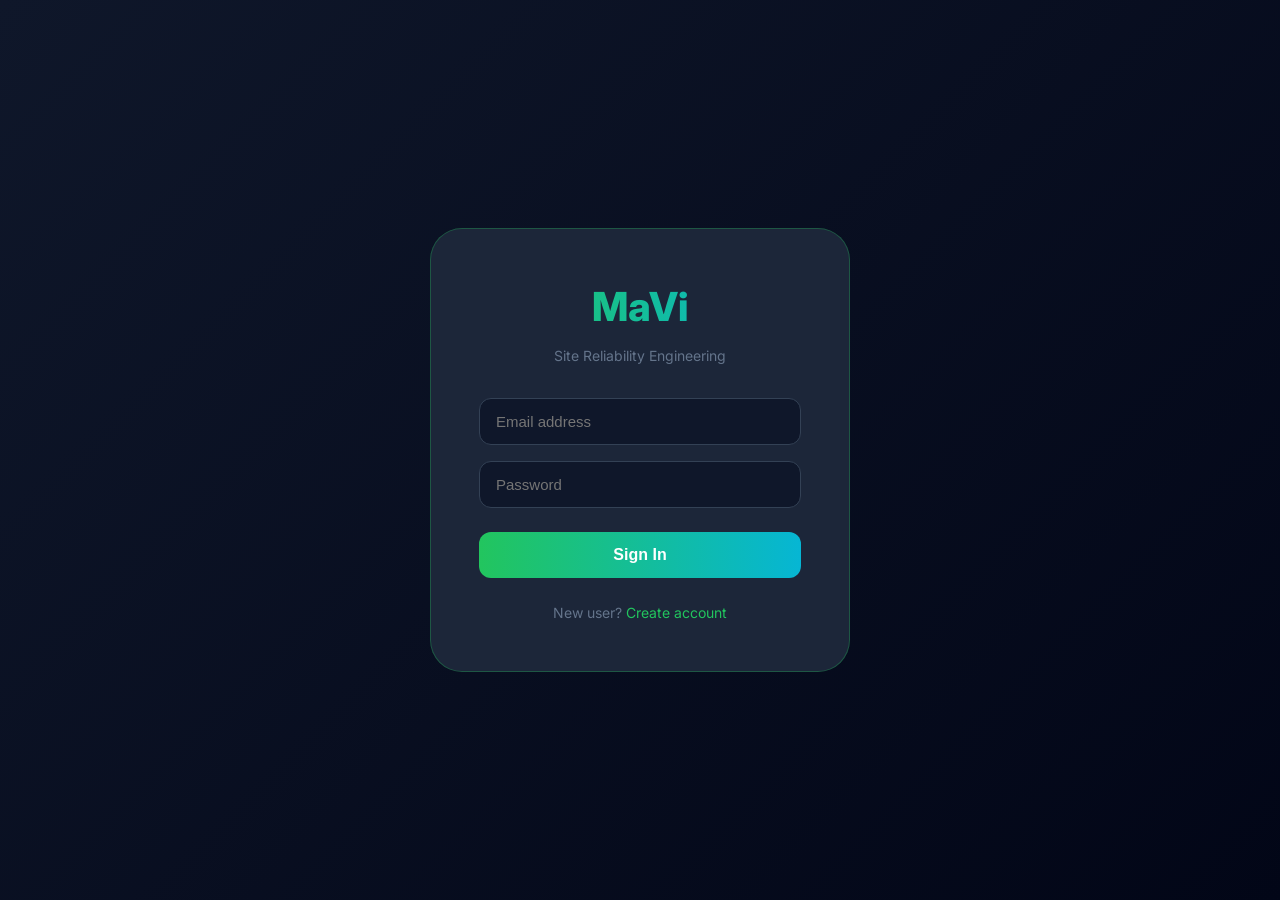
<file: user-profile.html>
<!DOCTYPE html>
<html lang="en">
<head>
    <meta charset="UTF-8">
    <meta name="viewport" content="width=device-width, initial-scale=1.0">
    <title>My Profile | MaVi</title>
    <link href="https://fonts.googleapis.com/css2?family=Inter:wght@300;400;500;600;700;800&display=swap" rel="stylesheet">
    <link rel="stylesheet" href="styles.css">
</head>
<body>

<nav class="navbar">
    <div class="nav-inner">
        <div class="logo">MaVi</div>
        <div class="nav-links">
            <a href="user-dashboard.html">Home</a>
            <div class="user-info">
                <span class="user-name" id="userNameDisplay">User</span>
                <button class="logout-btn" onclick="logout()">Logout</button>
            </div>
        </div>
    </div>
</nav>

<div class="profile-container">
    <div class="profile-card">
        <div class="profile-avatar" id="profileAvatar">U</div>
        <h2 id="profileName" style="text-align: center;">User Name</h2>
        <div class="profile-info">
            <div class="info-row">
                <div class="info-label">Name</div>
                <div class="info-value">
                    <span id="displayName"></span>
                    <button class="btn-secondary" onclick="enableEdit('name')" style="margin-left: 1rem; padding: 4px 12px;">Edit</button>
                    <div id="editNameField" style="display: none; margin-top: 10px;">
                        <input type="text" id="editName" class="edit-input">
                        <button onclick="saveName()" class="btn-primary" style="margin-top: 8px;">Save</button>
                        <button onclick="cancelEdit('name')" class="btn-secondary" style="margin-top: 8px;">Cancel</button>
                    </div>
                </div>
            </div>
            <div class="info-row">
                <div class="info-label">Email</div>
                <div class="info-value" id="displayEmail"></div>
            </div>
            <div class="info-row">
                <div class="info-label">Password</div>
                <div class="info-value">
                    <span>••••••••</span>
                    <button class="btn-secondary" onclick="enableEdit('password')" style="margin-left: 1rem; padding: 4px 12px;">Change</button>
                    <div id="editPasswordField" style="display: none; margin-top: 10px;">
                        <input type="password" id="editPassword" class="edit-input" placeholder="New password">
                        <input type="password" id="confirmPassword" class="edit-input" placeholder="Confirm password" style="margin-top: 8px;">
                        <button onclick="savePassword()" class="btn-primary" style="margin-top: 8px;">Save</button>
                        <button onclick="cancelEdit('password')" class="btn-secondary" style="margin-top: 8px;">Cancel</button>
                    </div>
                </div>
            </div>
            <div class="info-row">
                <div class="info-label">Member Since</div>
                <div class="info-value" id="memberSince">Today</div>
            </div>
        </div>
    </div>
</div>

<script src="script.js"></script>
<script>
    async function loadProfile() {
        const user = checkAuth();
        if (!user) return;
        document.getElementById('profileName').innerHTML = user.fullname;
        document.getElementById('displayName').innerHTML = user.fullname;
        document.getElementById('displayEmail').innerHTML = user.email;
        document.getElementById('userNameDisplay').innerHTML = user.fullname;
        document.getElementById('profileAvatar').innerHTML = getInitials(user.fullname);
        document.getElementById('memberSince').innerHTML = new Date().toLocaleDateString();
    }
    
    let currentEditing = null;
    
    function enableEdit(field) {
        currentEditing = field;
        if (field === 'name') {
            document.getElementById('editName').value = document.getElementById('displayName').innerHTML;
            document.getElementById('displayName').style.display = 'none';
            document.getElementById('editNameField').style.display = 'block';
        } else if (field === 'password') {
            document.getElementById('editPasswordField').style.display = 'block';
        }
    }
    
    function cancelEdit(field) {
        if (field === 'name') {
            document.getElementById('displayName').style.display = 'block';
            document.getElementById('editNameField').style.display = 'none';
        } else if (field === 'password') {
            document.getElementById('editPasswordField').style.display = 'none';
            document.getElementById('editPassword').value = '';
            document.getElementById('confirmPassword').value = '';
        }
        currentEditing = null;
    }
    
    async function saveName() {
        const newName = document.getElementById('editName').value.trim();
        if (!newName) {
            showToast('Name cannot be empty', 'error');
            return;
        }
        const user = getCurrentUser();
        const result = await updateUserProfile(user.id, { fullname: newName });
        if (result.success) {
            showToast('Name updated successfully', 'success');
            document.getElementById('displayName').innerHTML = newName;
            document.getElementById('profileName').innerHTML = newName;
            document.getElementById('userNameDisplay').innerHTML = newName;
            document.getElementById('profileAvatar').innerHTML = getInitials(newName);
            cancelEdit('name');
        } else {
            showToast(result.error || 'Update failed', 'error');
        }
    }
    
    async function savePassword() {
        const newPassword = document.getElementById('editPassword').value;
        const confirm = document.getElementById('confirmPassword').value;
        if (newPassword.length < 6) {
            showToast('Password must be at least 6 characters', 'error');
            return;
        }
        if (newPassword !== confirm) {
            showToast('Passwords do not match', 'error');
            return;
        }
        const user = getCurrentUser();
        const result = await updateUserProfile(user.id, { password: newPassword });
        if (result.success) {
            showToast('Password updated successfully', 'success');
            cancelEdit('password');
        } else {
            showToast(result.error || 'Update failed', 'error');
        }
    }
    
    loadProfile();
</script>
</body>
</html>
</file>
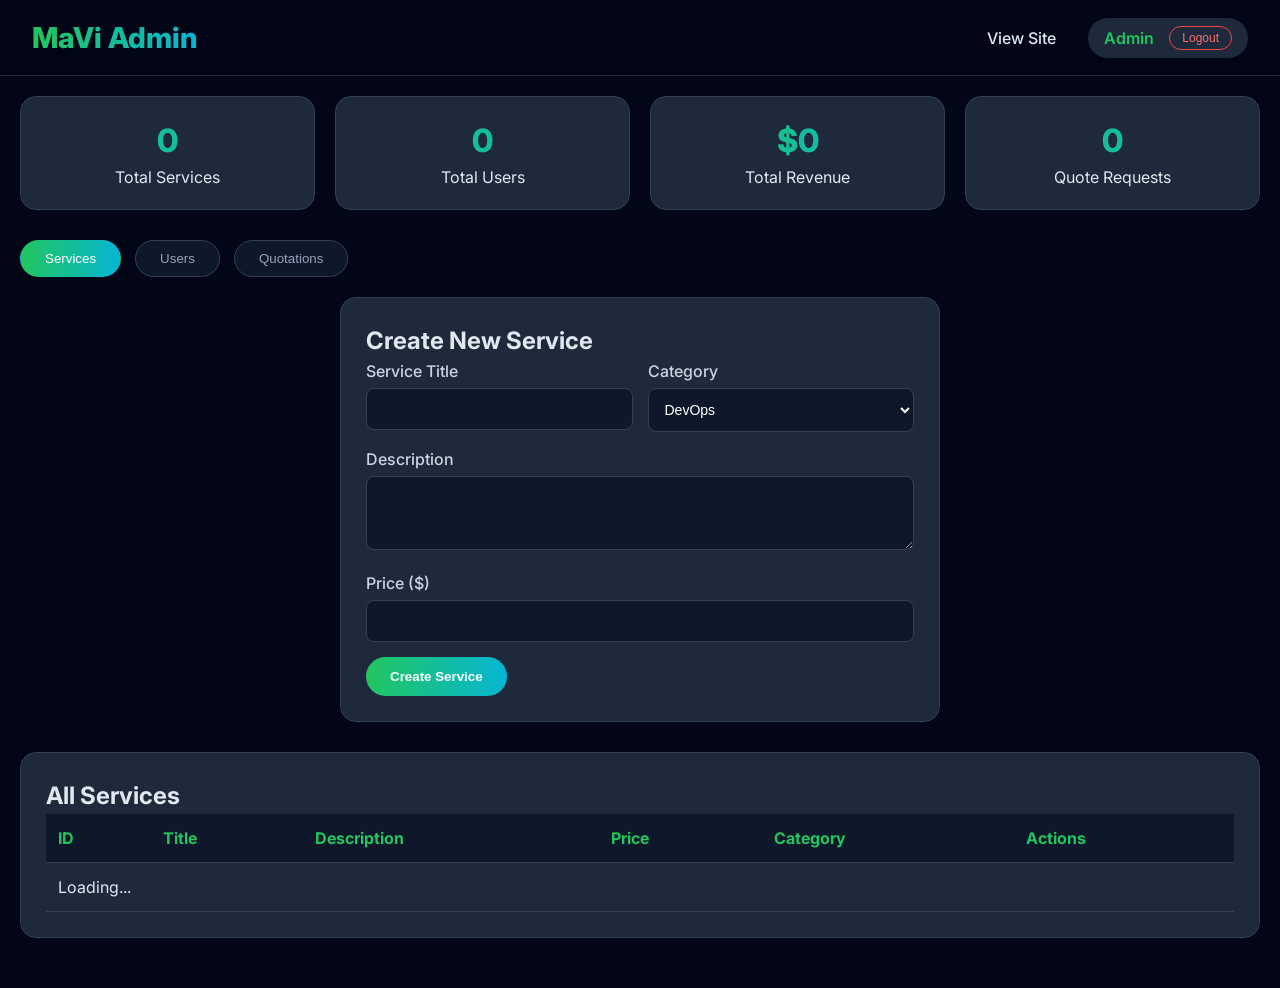
<file: Frontend/admin-dashboard.html>
<!DOCTYPE html>
<html lang="en">
<head>
    <meta charset="UTF-8">
    <meta name="viewport" content="width=device-width, initial-scale=1.0">
    <title>Admin Dashboard | MaVi</title>
     <link rel="icon" href="letter-m (1).png" type="image/png">
    <link href="https://fonts.googleapis.com/css2?family=Inter:wght@300;400;500;600;700;800&display=swap" rel="stylesheet">
    <link rel="stylesheet" href="styles.css">
    <style>
        .admin-container { max-width: 1400px; margin: 0 auto; padding: 20px; }
        .stats-grid {
            display: grid;
            grid-template-columns: repeat(auto-fit, minmax(200px, 1fr));
            gap: 20px;
            margin-bottom: 30px;
        }
        .stat-card {
            background: #1e293b;
            padding: 20px;
            border-radius: 16px;
            text-align: center;
            border: 1px solid #334155;
        }
        .stat-number {
            font-size: 2rem;
            font-weight: 800;
            background: linear-gradient(90deg, #22c55e, #06b6d4);
            background-clip: text;
            -webkit-background-clip: text;
            color: transparent;
        }
        .form-card, .table-card {
            background: #1e293b;
            padding: 25px;
            border-radius: 16px;
            margin-bottom: 30px;
            border: 1px solid #334155;
        }
        .btn-edit { background: #3b82f6; padding: 6px 12px; border: none; border-radius: 6px; color: white; cursor: pointer; margin: 2px; }
        .btn-delete { background: #ef4444; padding: 6px 12px; border: none; border-radius: 6px; color: white; cursor: pointer; margin: 2px; }
        table { width: 100%; border-collapse: collapse; }
        th, td { padding: 12px; text-align: left; border-bottom: 1px solid #334155; }
        th { background: #0f172a; color: #22c55e; }
        .modal {
            display: none;
            position: fixed;
            top: 0;
            left: 0;
            width: 100%;
            height: 100%;
            background: rgba(0,0,0,0.8);
            justify-content: center;
            align-items: center;
            z-index: 1000;
        }
        .modal-content {
            background: #1e293b;
            padding: 30px;
            border-radius: 16px;
            width: 500px;
            max-width: 90%;
            border: 1px solid #22c55e;
        }
        .tab-btn {
            background: #0f172a;
            border: 1px solid #334155;
            padding: 10px 24px;
            border-radius: 40px;
            cursor: pointer;
            color: #94a3b8;
            margin-right: 10px;
        }
        .tab-btn.active {
            background: linear-gradient(90deg, #22c55e, #06b6d4);
            color: white;
            border-color: transparent;
        }
    </style>
</head>
<body>

<nav class="navbar">
    <div class="nav-inner">
        <div class="logo">MaVi Admin</div>
        <div class="nav-links">
            <a href="user-dashboard.html">View Site</a>
            <div class="user-info">
                <span class="user-name" id="adminName">Admin</span>
                <button class="logout-btn" onclick="logout()">Logout</button>
            </div>
        </div>
    </div>
</nav>

<div class="admin-container">
    <div class="stats-grid">
        <div class="stat-card"><div class="stat-number" id="totalServices">0</div><div>Total Services</div></div>
        <div class="stat-card"><div class="stat-number" id="totalUsers">0</div><div>Total Users</div></div>
        <div class="stat-card"><div class="stat-number" id="totalRevenue">$0</div><div>Total Revenue</div></div>
        <div class="stat-card"><div class="stat-number" id="totalQuotations">0</div><div>Quote Requests</div></div>
    </div>

    <div>
        <button class="tab-btn active" onclick="showTab('services')">Services</button>
        <button class="tab-btn" onclick="showTab('users')">Users</button>
        <button class="tab-btn" onclick="showTab('quotations')">Quotations</button>
    </div>

    <!-- SERVICES TAB -->
    <div id="servicesTab" style="margin-top: 20px;">
        <div class="form-card">
            <h2>Create New Service</h2>
            <form id="createForm">
                <div class="form-row">
                    <div class="form-group"><label>Service Title</label><input type="text" id="title" required></div>
                    <div class="form-group"><label>Category</label><select id="category"><option>DevOps</option><option>Cloud</option><option>SRE</option><option>AI</option></select></div>
                </div>
                <div class="form-group"><label>Description</label><textarea id="description" rows="3" required></textarea></div>
                <div class="form-group"><label>Price ($)</label><input type="number" id="price" step="0.01" required></div>
                <button type="submit" class="btn-primary">Create Service</button>
            </form>
        </div>

        <div class="table-card">
            <h2>All Services</h2>
            <div style="overflow-x: auto;">
                <table>
                    <thead><tr><th>ID</th><th>Title</th><th>Description</th><th>Price</th><th>Category</th><th>Actions</th></tr></thead>
                    <tbody id="servicesList"><tr><td colspan="6">Loading...</td><tr</tbody>
                </table>
            </div>
        </div>
    </div>

    <!-- USERS TAB -->
    <div id="usersTab" style="display: none; margin-top: 20px;">
        <div class="table-card">
            <h2>All Users</h2>
            <div style="overflow-x: auto;">
                <table>
                    <thead><tr><th>ID</th><th>Name</th><th>Email</th><th>Role</th><th>Actions</th></tr></thead>
                    <tbody id="usersList"><tr><td colspan="5">Loading...</td><tr</tbody>
                </table>
            </div>
        </div>
    </div>

    <!-- QUOTATIONS TAB -->
    <div id="quotationsTab" style="display: none; margin-top: 20px;">
        <div class="table-card">
            <h2>Quote Requests</h2>
            <div style="overflow-x: auto;">
                <table>
                    <thead><tr><th>ID</th><th>User</th><th>Email</th><th>Service</th><th>Budget</th><th>Message</th><th>Date</th></tr></thead>
                    <tbody id="quotationsList"><tr><td colspan="7">Loading...</td><tr</tbody>
                </table>
            </div>
        </div>
    </div>
</div>

<!-- Edit Service Modal -->
<div id="editModal" class="modal">
    <div class="modal-content">
        <h2>Edit Service</h2>
        <input type="hidden" id="editId">
        <div class="form-group"><label>Title</label><input type="text" id="editTitle"></div>
        <div class="form-group"><label>Description</label><textarea id="editDescription" rows="3"></textarea></div>
        <div class="form-group"><label>Price</label><input type="number" id="editPrice" step="0.01"></div>
        <div class="form-group"><label>Category</label><select id="editCategory"><option>DevOps</option><option>Cloud</option><option>SRE</option><option>AI</option></select></div>
        <button onclick="updateService()" class="btn-primary">Save</button>
        <button onclick="closeModal()" style="background:#64748b;">Cancel</button>
    </div>
</div>

<script src="script.js"></script>
<script>
    let currentServices = [];
    
    async function loadStats() {
        const services = await getAllServices();
        const users = await getAllUsers();
        const quotations = await getAllQuotations();
        document.getElementById('totalServices').innerText = services.length;
        document.getElementById('totalUsers').innerText = users.length;
        document.getElementById('totalQuotations').innerText = quotations.length;
        const total = services.reduce((s, i) => s + (i.price || 0), 0);
        document.getElementById('totalRevenue').innerText = '$' + total.toLocaleString();
    }
    
    async function loadServices() {
        const services = await getAllServices();
        currentServices = services;
        const tbody = document.getElementById('servicesList');
        if (services.length === 0) {
            tbody.innerHTML = '<tr><td colspan="6">No services found</td><tr';
            return;
        }
        tbody.innerHTML = services.map(s => `
            <tr>
                <td>${s.id}</td>
                <td><strong>${escapeHtml(s.title)}</strong></td>
                <td>${escapeHtml(s.description?.substring(0, 60) || '')}...</td>
                <td>$${Number(s.price).toLocaleString()}</td>
                <td>${s.category}</td>
                <td>
                    <button class="btn-edit" onclick="openEditModal(${s.id})">Edit</button>
                    <button class="btn-delete" onclick="deleteServiceById(${s.id})">Delete</button>
                </td>
            </tr>
        `).join('');
        await loadStats();
    }
    
    async function loadUsers() {
        const users = await getAllUsers();
        const tbody = document.getElementById('usersList');
        if (users.length === 0) {
            tbody.innerHTML = '<tr><td colspan="5">No users found</td><tr';
            return;
        }
        tbody.innerHTML = users.map(u => `
            <tr>
                <td>${u.id}</td>
                <td>${escapeHtml(u.fullname)}</td>
                <td>${u.email}</td>
                <td><span class="badge">${u.role}</span></td>
                <td>${u.role !== 'ADMIN' ? `<button class="btn-delete" onclick="deleteUser(${u.id})">Delete</button>` : '—'}</td>
            </tr>
        `).join('');
    }
    
    async function loadQuotations() {
        const quotations = await getAllQuotations();
        const tbody = document.getElementById('quotationsList');
        if (quotations.length === 0) {
            tbody.innerHTML = '<tr><td colspan="7">No quote requests</td><tr';
            return;
        }
        tbody.innerHTML = quotations.map(q => `
            <tr>
                <td>${q.id}</td>
                <td>${escapeHtml(q.userName)}</td>
                <td>${q.userEmail}</td>
                <td>${q.serviceType}</td>
                <td>${q.budget}</td>
                <td>${escapeHtml(q.message?.substring(0, 50) || '')}...</td>
                <td>${new Date(q.createdAt).toLocaleDateString()}</td>
            </tr>
        `).join('');
        await loadStats();
    }
    
    document.getElementById('createForm').addEventListener('submit', async (e) => {
        e.preventDefault();
        const result = await createService({
            title: document.getElementById('title').value,
            description: document.getElementById('description').value,
            price: parseFloat(document.getElementById('price').value),
            category: document.getElementById('category').value,
            status: 'active'
        });
        if (result.success || result.id) {
            showToast('Service created successfully', 'success');
            loadServices();
            document.getElementById('createForm').reset();
        } else {
            showToast('Creation failed', 'error');
        }
    });
    
    async function openEditModal(id) {
        const service = currentServices.find(s => s.id === id);
        if (service) {
            document.getElementById('editId').value = service.id;
            document.getElementById('editTitle').value = service.title;
            document.getElementById('editDescription').value = service.description;
            document.getElementById('editPrice').value = service.price;
            document.getElementById('editCategory').value = service.category;
            document.getElementById('editModal').style.display = 'flex';
        }
    }
    
    async function updateService() {
        const id = document.getElementById('editId').value;
        const result = await updateService(id, {
            title: document.getElementById('editTitle').value,
            description: document.getElementById('editDescription').value,
            price: parseFloat(document.getElementById('editPrice').value),
            category: document.getElementById('editCategory').value
        });
        if (result.success) {
            showToast('Service updated', 'success');
            closeModal();
            loadServices();
        } else {
            showToast('Update failed', 'error');
        }
    }
    
    async function deleteServiceById(id) {
        if (confirm('Delete this service?')) {
            const result = await deleteService(id);
            if (result.success) {
                showToast('Service deleted', 'success');
                loadServices();
            } else {
                showToast('Delete failed', 'error');
            }
        }
    }
    
    async function deleteUser(id) {
        if (confirm('Delete this user?')) {
            const result = await updateUserProfile(id, { role: 'INACTIVE' });
            showToast('User deleted', 'success');
            loadUsers();
            loadStats();
        }
    }
    
    function showTab(tab) {
        document.getElementById('servicesTab').style.display = tab === 'services' ? 'block' : 'none';
        document.getElementById('usersTab').style.display = tab === 'users' ? 'block' : 'none';
        document.getElementById('quotationsTab').style.display = tab === 'quotations' ? 'block' : 'none';
        if (tab === 'services') loadServices();
        if (tab === 'users') loadUsers();
        if (tab === 'quotations') loadQuotations();
        document.querySelectorAll('.tab-btn').forEach(btn => btn.classList.remove('active'));
        event.target.classList.add('active');
    }
    
    function closeModal() { document.getElementById('editModal').style.display = 'none'; }
    window.onclick = function(e) { if (e.target === document.getElementById('editModal')) closeModal(); }
    
    // Check admin
    (async function() {
        const user = checkAuth();
        if (!user) return;
        if (user.role !== 'ADMIN') {
            window.location.href = 'user-dashboard.html';
            return;
        }
        document.getElementById('adminName').innerHTML = user.fullname;
        await loadServices();
    })();
</script>
</body>
</html>
</file>
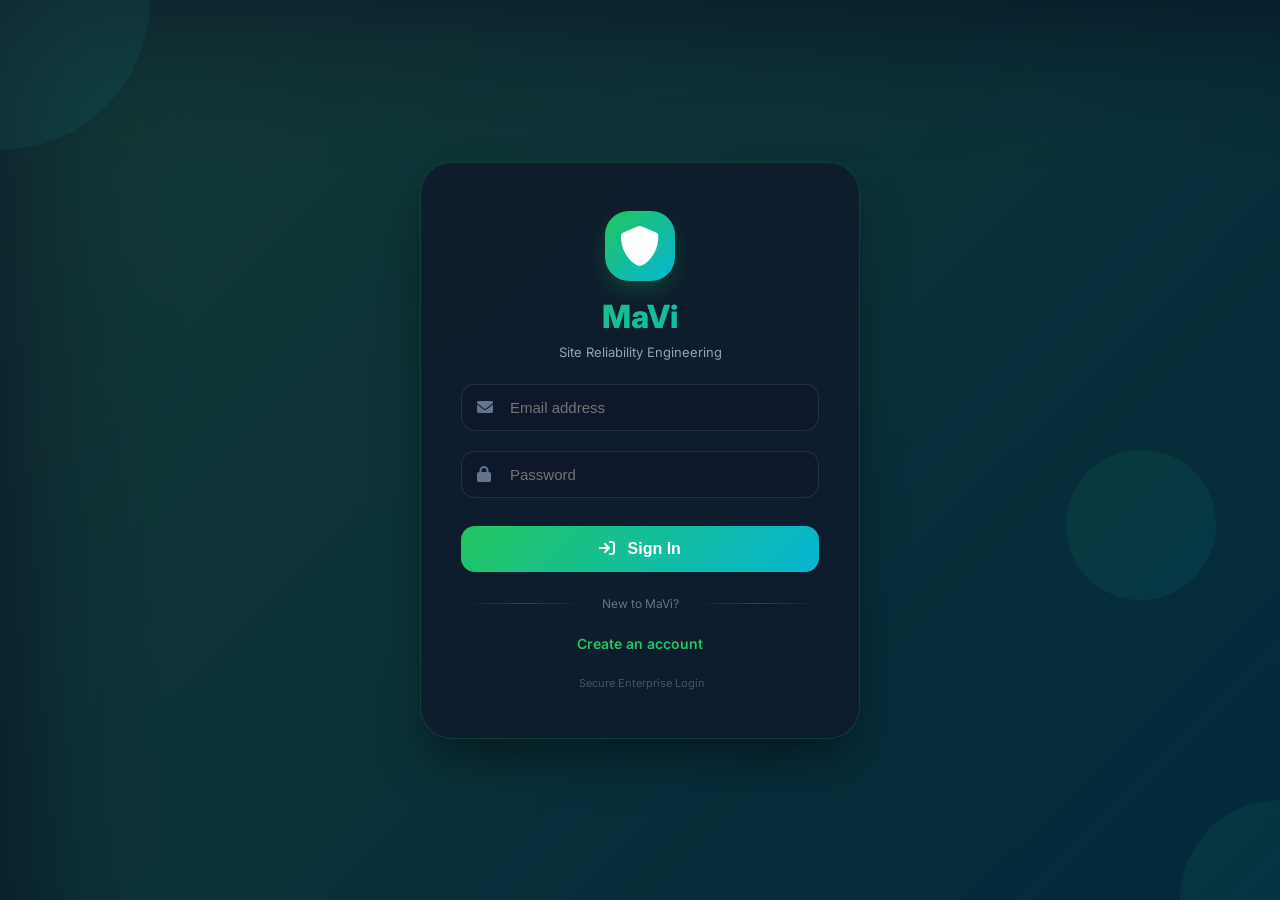
<file: Frontend/login.html>
<!DOCTYPE html>
<html lang="en">
<head>
    <meta charset="UTF-8">
    <meta name="viewport" content="width=device-width, initial-scale=1.0">
    <title>Login | MaVi SRE Platform</title>
     <link rel="icon" href="letter-m (1).png" type="image/png">
    <link href="https://fonts.googleapis.com/css2?family=Inter:wght@300;400;500;600;700;800&display=swap" rel="stylesheet">
    <link rel="stylesheet" href="https://cdnjs.cloudflare.com/ajax/libs/font-awesome/6.0.0-beta3/css/all.min.css">
    <style>
        * {
            margin: 0;
            padding: 0;
            box-sizing: border-box;
        }

        body {
            font-family: 'Inter', sans-serif;
            min-height: 100vh;
            display: flex;
            align-items: center;
            justify-content: center;
            padding: 20px;
            position: relative;
            overflow-x: hidden;
            background: linear-gradient(135deg, #0f172a 0%, #020617 100%);
        }

        /* Aurora Background Effect */
        .aurora-bg {
            position: absolute;
            top: 0;
            left: 0;
            width: 100%;
            height: 100%;
            z-index: -1;
            overflow: hidden;
        }

        .aurora {
            position: absolute;
            width: 200%;
            height: 200%;
            background: linear-gradient(135deg, 
                rgba(34,197,94,0.2), 
                rgba(6,182,212,0.2), 
                rgba(139,92,246,0.1));
            filter: blur(80px);
            animation: auroraMove 15s infinite alternate;
        }

        @keyframes auroraMove {
            0% { transform: translate(-20%, -20%) rotate(0deg); }
            100% { transform: translate(20%, 20%) rotate(5deg); }
        }

        /* Floating Particles */
        .particles {
            position: absolute;
            top: 0;
            left: 0;
            width: 100%;
            height: 100%;
            overflow: hidden;
            z-index: -1;
        }

        .particle {
            position: absolute;
            background: linear-gradient(135deg, #22c55e, #06b6d4);
            border-radius: 50%;
            opacity: 0.08;
            animation: floatParticle 20s infinite ease-in-out;
        }

        .particle:nth-child(1) { width: 300px; height: 300px; top: -150px; left: -150px; }
        .particle:nth-child(2) { width: 200px; height: 200px; bottom: -100px; right: -100px; animation-duration: 25s; }
        .particle:nth-child(3) { width: 150px; height: 150px; top: 50%; right: 5%; animation-duration: 18s; }

        @keyframes floatParticle {
            0%, 100% { transform: translate(0, 0); }
            50% { transform: translate(30px, -30px); }
        }

        /* Login Container */
        .login-container {
            background: rgba(15, 23, 42, 0.75);
            backdrop-filter: blur(20px);
            border-radius: 32px;
            padding: 48px 40px;
            width: 100%;
            max-width: 440px;
            border: 1px solid rgba(34, 197, 94, 0.2);
            box-shadow: 0 25px 50px -12px rgba(0, 0, 0, 0.5);
            animation: slideUp 0.6s ease;
            position: relative;
            z-index: 10;
        }

        @keyframes slideUp {
            from { opacity: 0; transform: translateY(30px); }
            to { opacity: 1; transform: translateY(0); }
        }

        /* Logo Section */
        .logo-wrapper {
            text-align: center;
            margin-bottom: 24px;
        }

        .logo-icon {
            width: 70px;
            height: 70px;
            background: linear-gradient(135deg, #22c55e, #06b6d4);
            border-radius: 24px;
            display: flex;
            align-items: center;
            justify-content: center;
            margin: 0 auto 16px;
            box-shadow: 0 10px 25px -5px rgba(34, 197, 94, 0.3);
            animation: pulse 2s infinite;
        }

        @keyframes pulse {
            0%, 100% { box-shadow: 0 10px 25px -5px rgba(34, 197, 94, 0.3); }
            50% { box-shadow: 0 15px 35px -5px rgba(34, 197, 94, 0.5); }
        }

        .logo-icon i {
            font-size: 2.5rem;
            color: white;
        }

        .logo {
            font-size: 2rem;
            font-weight: 800;
            background: linear-gradient(135deg, #22c55e, #06b6d4);
            background-clip: text;
            -webkit-background-clip: text;
            color: transparent;
        }

        .subtitle {
            text-align: center;
            color: #94a3b8;
            font-size: 13px;
            margin-top: 8px;
        }

        /* Form Styles */
        .form-group {
            margin-bottom: 20px;
            position: relative;
        }

        .form-group i {
            position: absolute;
            left: 16px;
            top: 50%;
            transform: translateY(-50%);
            color: #64748b;
            font-size: 16px;
            transition: color 0.3s;
        }

        input {
            width: 100%;
            padding: 14px 16px 14px 48px;
            border-radius: 14px;
            border: 1.5px solid rgba(51, 65, 85, 0.6);
            background: rgba(15, 23, 42, 0.6);
            color: white;
            font-size: 15px;
            transition: all 0.3s;
        }

        input:focus {
            outline: none;
            border-color: #22c55e;
            background: rgba(15, 23, 42, 0.9);
            box-shadow: 0 0 0 4px rgba(34, 197, 94, 0.15);
        }

        input:focus + i {
            color: #22c55e;
        }

        /* Button */
        .btn-login {
            width: 100%;
            padding: 14px;
            border-radius: 14px;
            border: none;
            background: linear-gradient(135deg, #22c55e, #06b6d4);
            color: white;
            font-weight: 700;
            font-size: 16px;
            cursor: pointer;
            margin-top: 8px;
            transition: all 0.3s;
            position: relative;
            overflow: hidden;
        }

        .btn-login::before {
            content: '';
            position: absolute;
            top: 50%;
            left: 50%;
            width: 0;
            height: 0;
            background: rgba(255, 255, 255, 0.2);
            border-radius: 50%;
            transform: translate(-50%, -50%);
            transition: width 0.6s, height 0.6s;
        }

        .btn-login:hover::before {
            width: 300px;
            height: 300px;
        }

        .btn-login:hover {
            transform: translateY(-2px);
            box-shadow: 0 10px 25px -5px rgba(34, 197, 94, 0.4);
        }

        /* Divider */
        .divider {
            display: flex;
            align-items: center;
            gap: 15px;
            margin: 24px 0;
        }

        .divider-line {
            flex: 1;
            height: 1px;
            background: linear-gradient(90deg, transparent, #334155, transparent);
        }

        .divider-text {
            color: #64748b;
            font-size: 12px;
        }

        /* Register Link */
        .register-link {
            text-align: center;
            color: #64748b;
            font-size: 14px;
        }

        .register-link a {
            color: #22c55e;
            text-decoration: none;
            font-weight: 600;
        }

        .register-link a:hover {
            color: #06b6d4;
        }

        /* Messages */
        .error-message {
            background: rgba(239, 68, 68, 0.15);
            border: 1px solid rgba(239, 68, 68, 0.3);
            color: #f87171;
            padding: 12px;
            border-radius: 12px;
            margin-top: 20px;
            text-align: center;
            font-size: 13px;
            display: none;
        }

        .loading {
            display: none;
            text-align: center;
            margin-top: 16px;
            color: #22c55e;
            font-size: 13px;
        }

        .loading i {
            animation: spin 1s linear infinite;
            margin-right: 8px;
        }

        @keyframes spin {
            from { transform: rotate(0deg); }
            to { transform: rotate(360deg); }
        }

        .footer-note {
            text-align: center;
            margin-top: 24px;
            font-size: 11px;
            color: #475569;
        }

        @media (max-width: 480px) {
            .login-container {
                padding: 32px 24px;
            }
            .logo-icon {
                width: 55px;
                height: 55px;
            }
            .logo {
                font-size: 1.6rem;
            }
        }
    </style>
</head>
<body>

    <!-- Aurora Background -->
    <div class="aurora-bg">
        <div class="aurora"></div>
    </div>

    <!-- Floating Particles -->
    <div class="particles">
        <div class="particle"></div>
        <div class="particle"></div>
        <div class="particle"></div>
    </div>

    <div class="login-container">
        <div class="logo-wrapper">
            <div class="logo-icon">
                <i class="fas fa-shield-alt"></i>
            </div>
            <div class="logo">MaVi</div>
            <div class="subtitle">Site Reliability Engineering</div>
        </div>

        <form id="loginForm">
            <div class="form-group">
                <i class="fas fa-envelope"></i>
                <input type="email" id="email" placeholder="Email address" required>
            </div>
            <div class="form-group">
                <i class="fas fa-lock"></i>
                <input type="password" id="password" placeholder="Password" required>
            </div>
            <button type="submit" class="btn-login">
                <i class="fas fa-arrow-right-to-bracket" style="margin-right: 8px;"></i>
                Sign In
            </button>
        </form>

        <div id="errorMsg" class="error-message"></div>
        <div id="loading" class="loading"><i class="fas fa-spinner"></i> Authenticating...</div>

        <div class="divider">
            <div class="divider-line"></div>
            <span class="divider-text">New to MaVi?</span>
            <div class="divider-line"></div>
        </div>

        <div class="register-link">
            <a href="register.html">Create an account</a>
        </div>

        <div class="footer-note">
            <i class="fas fa-shield-heart"></i> Secure Enterprise Login
        </div>
    </div>

    <script src="script.js"></script>
    <script>
        document.getElementById('loginForm').addEventListener('submit', async (e) => {
            e.preventDefault();
            const email = document.getElementById('email').value;
            const password = document.getElementById('password').value;
            const errorDiv = document.getElementById('errorMsg');
            const loadingDiv = document.getElementById('loading');
            errorDiv.style.display = 'none';
            loadingDiv.style.display = 'block';
            const result = await login(email, password);
            loadingDiv.style.display = 'none';
            if (result.success) {
                if (result.role === 'ADMIN') {
                    window.location.href = 'admin-dashboard.html';
                } else {
                    window.location.href = 'user-dashboard.html';
                }
            } else {
                errorDiv.style.display = 'block';
                errorDiv.innerHTML = '<i class="fas fa-exclamation-triangle"></i> ' + result.error;
            }
        });
    </script>
</body>
</html>
</file>
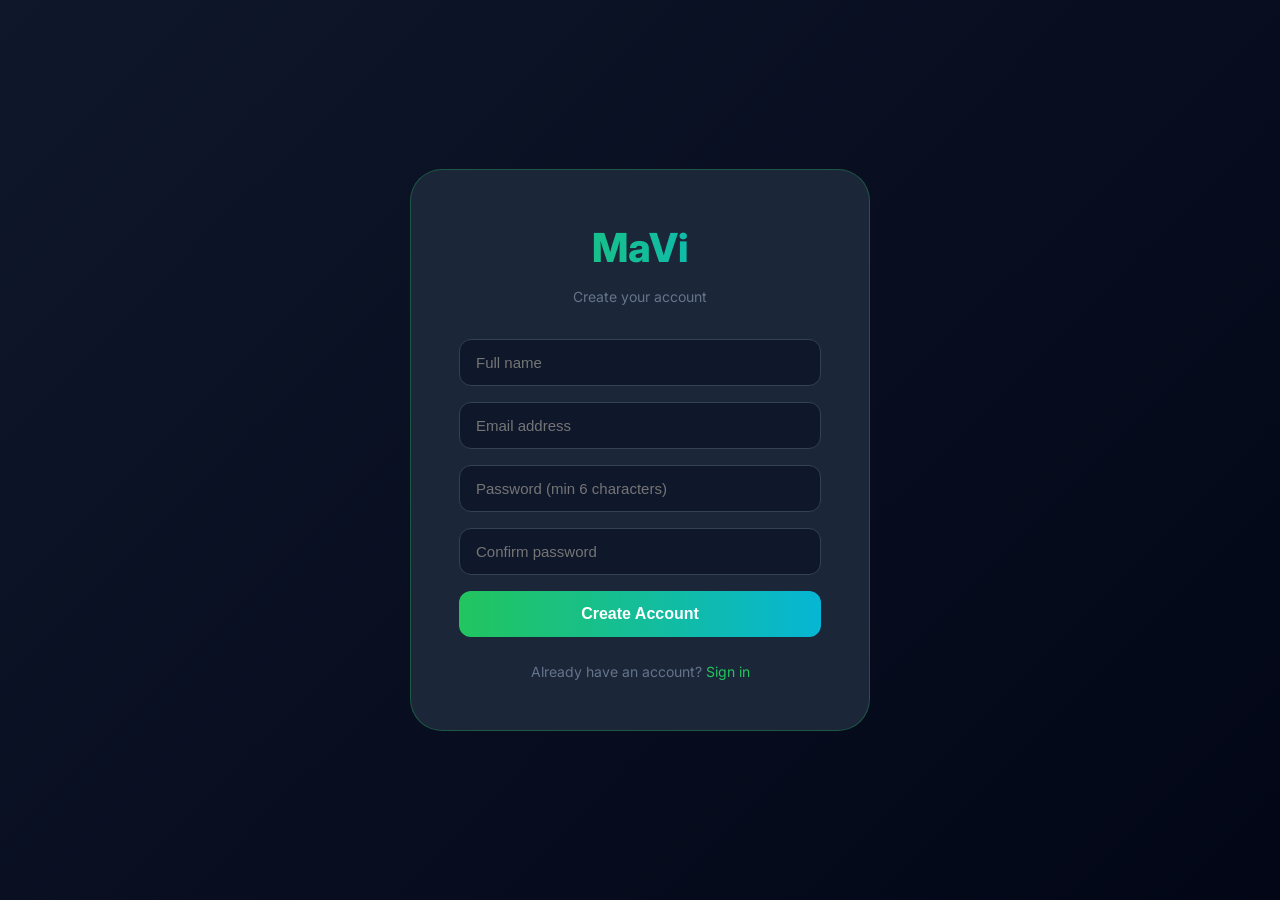
<file: Frontend/register.html>
<!DOCTYPE html>
<html lang="en">
<head>
    <meta charset="UTF-8">
    <meta name="viewport" content="width=device-width, initial-scale=1.0">
    <title>Register | MaVi</title>
     <link rel="icon" href="letter-m (1).png" type="image/png">
    <link href="https://fonts.googleapis.com/css2?family=Inter:wght@300;400;500;600;700;800&display=swap" rel="stylesheet">
    <link rel="stylesheet" href="styles.css">
    <style>
        body {
            background: linear-gradient(135deg, #0f172a 0%, #020617 100%);
            min-height: 100vh;
            display: flex;
            align-items: center;
            justify-content: center;
            padding: 20px;
        }
        .register-container {
            background: rgba(30, 41, 59, 0.95);
            backdrop-filter: blur(12px);
            border-radius: 32px;
            padding: 48px;
            width: 100%;
            max-width: 460px;
            border: 1px solid rgba(34, 197, 94, 0.3);
        }
        .logo {
            text-align: center;
            font-size: 2.5rem;
            font-weight: 800;
            background: linear-gradient(90deg, #22c55e, #06b6d4);
            background-clip: text;
            -webkit-background-clip: text;
            color: transparent;
        }
        .subtitle {
            text-align: center;
            color: #64748b;
            font-size: 14px;
            margin: 8px 0 32px;
        }
        input {
            width: 100%;
            padding: 14px 16px;
            border-radius: 12px;
            border: 1px solid #334155;
            background: #0f172a;
            color: white;
            font-size: 15px;
            margin-bottom: 16px;
        }
        input:focus {
            outline: none;
            border-color: #22c55e;
            box-shadow: 0 0 0 3px rgba(34,197,94,0.2);
        }
        button {
            width: 100%;
            padding: 14px;
            border-radius: 12px;
            border: none;
            background: linear-gradient(90deg, #22c55e, #06b6d4);
            color: white;
            font-weight: 700;
            font-size: 16px;
            cursor: pointer;
        }
        button:hover { transform: translateY(-2px); }
        .error-message, .success-message {
            padding: 12px;
            border-radius: 10px;
            margin-top: 20px;
            text-align: center;
            display: none;
        }
        .error-message { background: rgba(239,68,68,0.2); color: #f87171; }
        .success-message { background: rgba(34,197,94,0.2); color: #22c55e; }
        .login-link { text-align: center; margin-top: 24px; color: #64748b; font-size: 14px; }
        .login-link a { color: #22c55e; text-decoration: none; }
        .loading { display: none; text-align: center; margin-top: 16px; color: #22c55e; }
    </style>
</head>
<body>
    <div class="register-container">
        <div class="logo">MaVi</div>
        <div class="subtitle">Create your account</div>
        <form id="registerForm">
            <input type="text" id="fullname" placeholder="Full name" required>
            <input type="email" id="email" placeholder="Email address" required>
            <input type="password" id="password" placeholder="Password (min 6 characters)" required>
            <input type="password" id="confirmPassword" placeholder="Confirm password" required>
            <button type="submit">Create Account</button>
        </form>
        <div id="errorMsg" class="error-message"></div>
        <div id="successMsg" class="success-message"></div>
        <div id="loading" class="loading">Creating account...</div>
        <div class="login-link">
            Already have an account? <a href="login.html">Sign in</a>
        </div>
    </div>
    <script src="script.js"></script>
    <script>
        document.getElementById('registerForm').addEventListener('submit', async (e) => {
            e.preventDefault();
            const fullname = document.getElementById('fullname').value.trim();
            const email = document.getElementById('email').value.trim();
            const password = document.getElementById('password').value;
            const confirm = document.getElementById('confirmPassword').value;
            const errorDiv = document.getElementById('errorMsg');
            const successDiv = document.getElementById('successMsg');
            const loadingDiv = document.getElementById('loading');
            
            errorDiv.style.display = 'none';
            successDiv.style.display = 'none';
            
            if (!fullname || !email || !password) {
                errorDiv.style.display = 'block';
                errorDiv.innerHTML = 'Please fill all fields';
                return;
            }
            if (password.length < 6) {
                errorDiv.style.display = 'block';
                errorDiv.innerHTML = 'Password must be at least 6 characters';
                return;
            }
            if (password !== confirm) {
                errorDiv.style.display = 'block';
                errorDiv.innerHTML = 'Passwords do not match';
                return;
            }
            
            loadingDiv.style.display = 'block';
            const result = await register(fullname, email, password);
            loadingDiv.style.display = 'none';
            
            if (result.success) {
                successDiv.style.display = 'block';
                successDiv.innerHTML = 'Registration successful! Redirecting to login...';
                setTimeout(() => { window.location.href = 'login.html'; }, 2000);
            } else {
                errorDiv.style.display = 'block';
                errorDiv.innerHTML = result.error;
            }
        });
    </script>
</body>
</html>
</file>
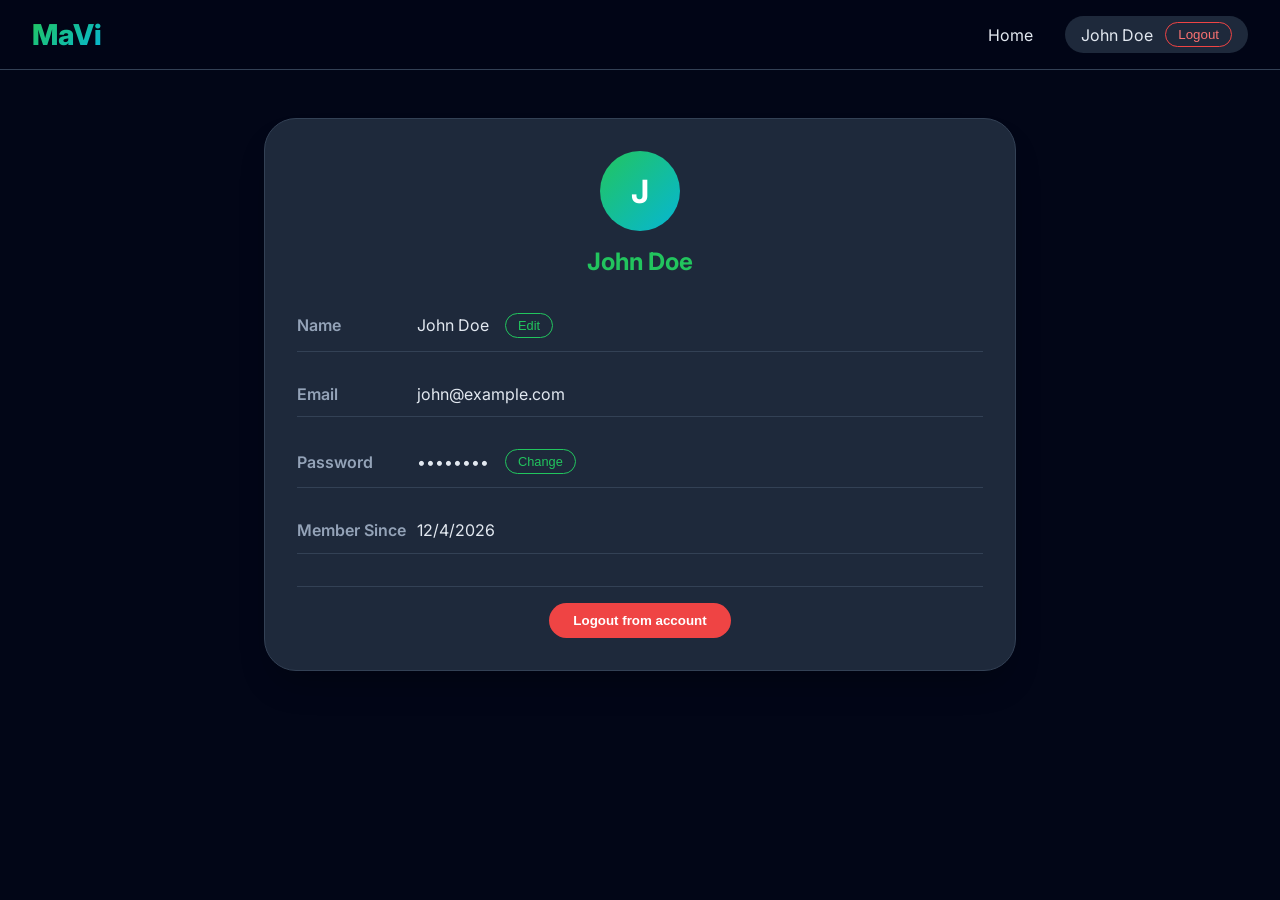
<file: Frontend/user-profile.html>
<!DOCTYPE html>
<html lang="en">
<head>
    <meta charset="UTF-8">
    <meta name="viewport" content="width=device-width, initial-scale=1.0">
    <title>My Profile | MaVi</title>
    <link rel="icon" href="letter-m (1).png" type="image/png">
    <link href="https://fonts.googleapis.com/css2?family=Inter:wght@300;400;500;600;700;800&display=swap" rel="stylesheet">
    <style>
        * {
            margin: 0;
            padding: 0;
            box-sizing: border-box;
        }
        body {
            font-family: 'Inter', sans-serif;
            background: #020617;
            color: #e2e8f0;
        }
        .navbar {
            background: rgba(2, 6, 23, 0.95);
            backdrop-filter: blur(10px);
            padding: 1rem 2rem;
            border-bottom: 1px solid #334155;
            display: flex;
            justify-content: space-between;
            align-items: center;
        }
        .logo {
            font-size: 1.8rem;
            font-weight: 800;
            background: linear-gradient(135deg, #22c55e, #06b6d4);
            background-clip: text;
            -webkit-background-clip: text;
            color: transparent;
        }
        .nav-links {
            display: flex;
            gap: 2rem;
            align-items: center;
        }
        .user-info {
            display: flex;
            align-items: center;
            gap: 12px;
            background: #1e293b;
            padding: 6px 16px;
            border-radius: 40px;
        }
        .logout-btn {
            background: transparent;
            border: 1px solid #ef4444;
            color: #f87171;
            padding: 4px 12px;
            border-radius: 20px;
            cursor: pointer;
        }
        .profile-container {
            max-width: 800px;
            margin: 3rem auto;
            padding: 0 1.5rem;
        }
        .profile-card {
            background: #1e293b;
            border-radius: 32px;
            padding: 2rem;
            border: 1px solid #334155;
            box-shadow: 0 20px 35px -12px rgba(0,0,0,0.3);
        }
        .profile-avatar {
            width: 80px;
            height: 80px;
            background: linear-gradient(135deg, #22c55e, #06b6d4);
            border-radius: 50%;
            display: flex;
            align-items: center;
            justify-content: center;
            font-size: 2rem;
            font-weight: bold;
            color: white;
            margin: 0 auto 1rem auto;
        }
        h2 {
            text-align: center;
            margin-bottom: 1.5rem;
            color: #22c55e;
        }
        .profile-info {
            display: flex;
            flex-direction: column;
            gap: 1.2rem;
        }
        .info-row {
            display: flex;
            flex-wrap: wrap;
            justify-content: space-between;
            align-items: center;
            padding: 0.8rem 0;
            border-bottom: 1px solid #334155;
        }
        .info-label {
            font-weight: 600;
            color: #94a3b8;
            width: 120px;
        }
        .info-value {
            flex: 1;
            display: flex;
            align-items: center;
            gap: 1rem;
            flex-wrap: wrap;
        }
        .btn-secondary {
            background: transparent;
            border: 1.5px solid #22c55e;
            color: #22c55e;
            padding: 4px 12px;
            border-radius: 40px;
            cursor: pointer;
            font-size: 0.8rem;
        }
        .btn-primary {
            background: linear-gradient(135deg, #22c55e, #06b6d4);
            border: none;
            color: white;
            padding: 6px 16px;
            border-radius: 40px;
            cursor: pointer;
        }
        .edit-input {
            padding: 8px 12px;
            border-radius: 12px;
            border: 1px solid #334155;
            background: #0f172a;
            color: white;
            width: 200px;
        }
        .logout-under-profile {
            margin-top: 2rem;
            text-align: center;
            padding-top: 1rem;
            border-top: 1px solid #334155;
        }
        .btn-logout-profile {
            background: #ef4444;
            color: white;
            border: none;
            padding: 10px 24px;
            border-radius: 40px;
            font-weight: 600;
            cursor: pointer;
            transition: 0.2s;
        }
        .btn-logout-profile:hover {
            background: #dc2626;
            transform: scale(1.02);
        }
        .toast {
            position: fixed;
            bottom: 30px;
            left: 30px;
            padding: 12px 24px;
            border-radius: 12px;
            color: white;
            z-index: 2000;
        }
        .toast.success { background: #22c55e; }
        .toast.error { background: #ef4444; }
    </style>
</head>
<body>

<nav class="navbar">
    <div class="logo">MaVi</div>
    <div class="nav-links">
        <a href="user-dashboard.html" style="color:#e2e8f0; text-decoration:none;">Home</a>
        <div class="user-info">
            <span class="user-name" id="userNameDisplay">User</span>
            <button class="logout-btn" onclick="logoutFromNav()">Logout</button>
        </div>
    </div>
</nav>

<div class="profile-container">
    <div class="profile-card">
        <div class="profile-avatar" id="profileAvatar">U</div>
        <h2 id="profileName">User Name</h2>
        <div class="profile-info">
            <div class="info-row">
                <div class="info-label">Name</div>
                <div class="info-value">
                    <span id="displayName"></span>
                    <button class="btn-secondary" onclick="enableEdit('name')">Edit</button>
                    <div id="editNameField" style="display: none; margin-top: 10px;">
                        <input type="text" id="editName" class="edit-input">
                        <button onclick="saveName()" class="btn-primary">Save</button>
                        <button onclick="cancelEdit('name')" class="btn-secondary">Cancel</button>
                    </div>
                </div>
            </div>
            <div class="info-row">
                <div class="info-label">Email</div>
                <div class="info-value" id="displayEmail"></div>
            </div>
            <div class="info-row">
                <div class="info-label">Password</div>
                <div class="info-value">
                    <span>••••••••</span>
                    <button class="btn-secondary" onclick="enableEdit('password')">Change</button>
                    <div id="editPasswordField" style="display: none; margin-top: 10px;">
                        <input type="password" id="editPassword" class="edit-input" placeholder="New password">
                        <input type="password" id="confirmPassword" class="edit-input" placeholder="Confirm password" style="margin-top: 8px;">
                        <button onclick="savePassword()" class="btn-primary">Save</button>
                        <button onclick="cancelEdit('password')" class="btn-secondary">Cancel</button>
                    </div>
                </div>
            </div>
            <div class="info-row">
                <div class="info-label">Member Since</div>
                <div class="info-value" id="memberSince">Today</div>
            </div>
        </div>

        <!-- ADDED LOGOUT BUTTON UNDER PROFILE (as requested) -->
        <div class="logout-under-profile">
            <button class="btn-logout-profile" onclick="logoutFromProfile()"><i class="fas fa-sign-out-alt"></i> Logout from account</button>
        </div>
    </div>
</div>

<script>
    // ---------- MOCK DATABASE & API (replace with your real backend) ----------
    let MOCK_USERS = [
        { id: 1, fullname: "John Doe", email: "john@example.com", password: "123456", role: "USER", createdAt: new Date().toISOString() }
    ];

    function getCurrentUser() {
        let stored = localStorage.getItem('currentUser');
        if (stored) return JSON.parse(stored);
        // fallback demo user (so profile never disappears)
        let demoUser = MOCK_USERS[0];
        localStorage.setItem('currentUser', JSON.stringify(demoUser));
        return demoUser;
    }

    async function updateUserProfile(userId, updates) {
        let user = getCurrentUser();
        if (user.id === userId) {
            if (updates.fullname) user.fullname = updates.fullname;
            if (updates.password) user.password = updates.password;
            localStorage.setItem('currentUser', JSON.stringify(user));
            // also update in MOCK_USERS
            let idx = MOCK_USERS.findIndex(u => u.id === userId);
            if (idx !== -1) MOCK_USERS[idx] = { ...MOCK_USERS[idx], ...updates };
            return { success: true };
        }
        return { success: false, error: "User not found" };
    }

    function showToast(msg, type) {
        let toast = document.createElement('div');
        toast.className = `toast ${type}`;
        toast.innerText = msg;
        document.body.appendChild(toast);
        setTimeout(() => toast.remove(), 3000);
    }

    function getInitials(name) {
        return name ? name.charAt(0).toUpperCase() : 'U';
    }

    // ---------- Profile UI ----------
    async function loadProfile() {
        const user = getCurrentUser();
        if (!user) {
            window.location.href = 'login.html';
            return;
        }
        document.getElementById('profileName').innerHTML = user.fullname;
        document.getElementById('displayName').innerHTML = user.fullname;
        document.getElementById('displayEmail').innerHTML = user.email;
        document.getElementById('userNameDisplay').innerHTML = user.fullname;
        document.getElementById('profileAvatar').innerHTML = getInitials(user.fullname);
        document.getElementById('memberSince').innerHTML = new Date(user.createdAt || Date.now()).toLocaleDateString();
    }

    let currentEditing = null;
    function enableEdit(field) {
        currentEditing = field;
        if (field === 'name') {
            document.getElementById('editName').value = document.getElementById('displayName').innerHTML;
            document.getElementById('displayName').style.display = 'none';
            document.getElementById('editNameField').style.display = 'block';
        } else if (field === 'password') {
            document.getElementById('editPasswordField').style.display = 'block';
        }
    }
    function cancelEdit(field) {
        if (field === 'name') {
            document.getElementById('displayName').style.display = 'block';
            document.getElementById('editNameField').style.display = 'none';
        } else if (field === 'password') {
            document.getElementById('editPasswordField').style.display = 'none';
            document.getElementById('editPassword').value = '';
            document.getElementById('confirmPassword').value = '';
        }
        currentEditing = null;
    }
    async function saveName() {
        const newName = document.getElementById('editName').value.trim();
        if (!newName) { showToast('Name cannot be empty', 'error'); return; }
        const user = getCurrentUser();
        const result = await updateUserProfile(user.id, { fullname: newName });
        if (result.success) {
            showToast('Name updated successfully', 'success');
            document.getElementById('displayName').innerHTML = newName;
            document.getElementById('profileName').innerHTML = newName;
            document.getElementById('userNameDisplay').innerHTML = newName;
            document.getElementById('profileAvatar').innerHTML = getInitials(newName);
            cancelEdit('name');
        } else {
            showToast(result.error || 'Update failed', 'error');
        }
    }
    async function savePassword() {
        const newPassword = document.getElementById('editPassword').value;
        const confirm = document.getElementById('confirmPassword').value;
        if (newPassword.length < 6) { showToast('Password must be at least 6 characters', 'error'); return; }
        if (newPassword !== confirm) { showToast('Passwords do not match', 'error'); return; }
        const user = getCurrentUser();
        const result = await updateUserProfile(user.id, { password: newPassword });
        if (result.success) {
            showToast('Password updated successfully', 'success');
            cancelEdit('password');
        } else {
            showToast(result.error || 'Update failed', 'error');
        }
    }

    // Logout functions
    function logoutFromNav() {
        localStorage.removeItem('currentUser');
        window.location.href = 'login.html';
    }
    function logoutFromProfile() {
        localStorage.removeItem('currentUser');
        window.location.href = 'login.html';
    }

    // Initialize
    loadProfile();
</script>
</body>
</html>
</file>
<file: styles.css>
* {
    margin: 0;
    padding: 0;
    box-sizing: border-box;
}

body {
    font-family: 'Inter', -apple-system, BlinkMacSystemFont, 'Segoe UI', Roboto, sans-serif;
    background: #020617;
    color: #e2e8f0;
    line-height: 1.5;
}

.container {
    max-width: 1280px;
    margin: 0 auto;
    padding: 0 32px;
}

.gradient-text {
    background: linear-gradient(90deg, #22c55e, #06b6d4);
    background-clip: text;
    -webkit-background-clip: text;
    color: transparent;
}

.btn-primary {
    background: linear-gradient(90deg, #22c55e, #06b6d4);
    color: white;
    padding: 12px 24px;
    border-radius: 40px;
    font-weight: 600;
    border: none;
    cursor: pointer;
    transition: 0.2s;
}

.btn-primary:hover {
    transform: translateY(-2px);
    box-shadow: 0 8px 20px rgba(34, 197, 94, 0.35);
}

.btn-secondary {
    background: transparent;
    border: 1px solid #22c55e;
    color: #22c55e;
    padding: 10px 20px;
    border-radius: 40px;
    font-weight: 600;
    cursor: pointer;
    transition: 0.2s;
}

.btn-secondary:hover {
    background: linear-gradient(90deg, #22c55e, #06b6d4);
    color: white;
    border-color: transparent;
}

/* Navbar */
.navbar {
    background: rgba(2, 6, 23, 0.95);
    backdrop-filter: blur(10px);
    padding: 1rem 0;
    position: sticky;
    top: 0;
    z-index: 100;
    border-bottom: 1px solid #1e293b;
}

.nav-inner {
    max-width: 1280px;
    margin: 0 auto;
    padding: 0 32px;
    display: flex;
    justify-content: space-between;
    align-items: center;
    flex-wrap: wrap;
    gap: 1rem;
}

.logo {
    font-size: 1.8rem;
    font-weight: 800;
    background: linear-gradient(90deg, #22c55e, #06b6d4);
    background-clip: text;
    -webkit-background-clip: text;
    color: transparent;
}

.nav-links {
    display: flex;
    gap: 2rem;
    align-items: center;
    flex-wrap: wrap;
}

.nav-links a {
    color: #e2e8f0;
    text-decoration: none;
    font-weight: 500;
    cursor: pointer;
    transition: 0.2s;
}

.nav-links a:hover {
    color: #22c55e;
}

.user-info {
    display: flex;
    align-items: center;
    gap: 15px;
    background: #1e293b;
    padding: 8px 16px;
    border-radius: 40px;
}

.user-name {
    color: #22c55e;
    font-weight: 600;
}

.logout-btn {
    background: transparent;
    border: 1px solid #ef4444;
    color: #f87171;
    padding: 4px 12px;
    border-radius: 20px;
    cursor: pointer;
    font-size: 12px;
}

.admin-badge {
    background: linear-gradient(90deg, #22c55e, #06b6d4);
    padding: 4px 12px;
    border-radius: 20px;
    font-size: 11px;
    font-weight: 600;
}

/* Hero Section */
.hero {
    padding: 80px 0;
    background: radial-gradient(circle at 10% 20%, #0f172a, #020617);
    text-align: center;
}

.hero h1 {
    font-size: 3rem;
    max-width: 800px;
    margin: 0 auto 1rem;
    background: linear-gradient(90deg, #fff, #22c55e, #06b6d4);
    background-clip: text;
    -webkit-background-clip: text;
    color: transparent;
    line-height: 1.2;
}

.badge {
    background: rgba(34, 197, 94, 0.15);
    color: #22c55e;
    padding: 0.3rem 1rem;
    border-radius: 50px;
    display: inline-block;
    margin-bottom: 1.5rem;
    border: 1px solid rgba(34, 197, 94, 0.3);
}

.hero-stats {
    display: flex;
    justify-content: center;
    gap: 3rem;
    margin-top: 2rem;
    flex-wrap: wrap;
}

.stat-number {
    font-size: 2rem;
    font-weight: 800;
    background: linear-gradient(90deg, #22c55e, #06b6d4);
    background-clip: text;
    -webkit-background-clip: text;
    color: transparent;
}

/* Sections */
.section {
    padding: 80px 0;
}

.section-dark {
    background: #0f172a;
}

.section-header {
    text-align: center;
    margin-bottom: 3rem;
}

.section-header h2 {
    font-size: 2.4rem;
    margin-bottom: 1rem;
    color: #f1f5f9;
}

.section-header p {
    color: #94a3b8;
    max-width: 700px;
    margin: 0 auto;
}

/* Cards */
.cards-grid {
    display: flex;
    flex-wrap: wrap;
    gap: 2rem;
    justify-content: center;
}

.card {
    background: #1e293b;
    border-radius: 28px;
    padding: 1.8rem;
    width: 300px;
    border: 1px solid #334155;
    transition: 0.25s ease;
    text-align: center;
}

.card:hover {
    transform: translateY(-6px);
    border-color: #22c55e;
}

.card h3 {
    color: #f1f5f9;
    margin-bottom: 0.75rem;
    font-size: 1.2rem;
}

.card p {
    color: #94a3b8;
    font-size: 0.9rem;
    line-height: 1.5;
}

/* Forms */
.form-card {
    background: #1e293b;
    padding: 25px;
    border-radius: 16px;
    border: 1px solid #334155;
    max-width: 600px;
    margin: 0 auto;
}

.form-group {
    margin-bottom: 15px;
}

label {
    display: block;
    margin-bottom: 5px;
    color: #cbd5e1;
    font-weight: 500;
}

input, textarea, select {
    width: 100%;
    padding: 12px;
    border-radius: 8px;
    border: 1px solid #334155;
    background: #0f172a;
    color: white;
    font-size: 14px;
}

input:focus, textarea:focus, select:focus {
    outline: none;
    border-color: #22c55e;
}

.form-row {
    display: grid;
    grid-template-columns: 1fr 1fr;
    gap: 15px;
}

/* Toast */
.toast {
    position: fixed;
    top: 20px;
    right: 20px;
    padding: 12px 24px;
    border-radius: 8px;
    color: white;
    z-index: 1100;
    animation: slideIn 0.3s ease;
}

.toast.success { background: #22c55e; }
.toast.error { background: #ef4444; }

@keyframes slideIn {
    from { transform: translateX(100%); opacity: 0; }
    to { transform: translateX(0); opacity: 1; }
}

.loading-spinner {
    text-align: center;
    padding: 40px;
    color: #22c55e;
}

/* Footer */
.footer {
    background: #020617;
    padding: 3rem 0;
    text-align: center;
    border-top: 1px solid #1e293b;
    margin-top: 3rem;
}

.footer-links {
    display: flex;
    justify-content: center;
    gap: 2rem;
    margin-bottom: 1.5rem;
    flex-wrap: wrap;
}

.footer-links a {
    color: #94a3b8;
    text-decoration: none;
    cursor: pointer;
}

.footer-links a:hover {
    color: #22c55e;
}

/* Profile Page */
.profile-container {
    max-width: 800px;
    margin: 40px auto;
    padding: 0 20px;
}

.profile-card {
    background: #1e293b;
    border-radius: 32px;
    padding: 2.5rem;
    border: 1px solid #334155;
    text-align: center;
}

.profile-avatar {
    width: 120px;
    height: 120px;
    background: linear-gradient(135deg, #22c55e, #06b6d4);
    border-radius: 50%;
    display: flex;
    align-items: center;
    justify-content: center;
    margin: 0 auto 1.5rem;
    font-size: 3rem;
    font-weight: bold;
    color: white;
}

.profile-info {
    text-align: left;
    margin-top: 2rem;
    background: #0f172a;
    padding: 1.5rem;
    border-radius: 20px;
}

.info-row {
    display: flex;
    padding: 12px 0;
    border-bottom: 1px solid #334155;
}

.info-label {
    width: 120px;
    font-weight: 600;
    color: #22c55e;
}

.info-value {
    flex: 1;
    color: #e2e8f0;
}

/* Responsive */
@media (max-width: 768px) {
    .container { padding: 0 20px; }
    .hero h1 { font-size: 1.8rem; }
    .nav-inner { flex-direction: column; }
    .form-row { grid-template-columns: 1fr; }
    .info-row { flex-direction: column; }
    .info-label { width: 100%; margin-bottom: 5px; }
}
</file>
<file: Frontend/styles.css>
* {
    margin: 0;
    padding: 0;
    box-sizing: border-box;
}

body {
    font-family: 'Inter', -apple-system, BlinkMacSystemFont, 'Segoe UI', Roboto, sans-serif;
    background: #020617;
    color: #e2e8f0;
    line-height: 1.5;
}

.container {
    max-width: 1280px;
    margin: 0 auto;
    padding: 0 32px;
}

.gradient-text {
    background: linear-gradient(90deg, #22c55e, #06b6d4);
    background-clip: text;
    -webkit-background-clip: text;
    color: transparent;
}

.btn-primary {
    background: linear-gradient(90deg, #22c55e, #06b6d4);
    color: white;
    padding: 12px 24px;
    border-radius: 40px;
    font-weight: 600;
    border: none;
    cursor: pointer;
    transition: 0.2s;
}

.btn-primary:hover {
    transform: translateY(-2px);
    box-shadow: 0 8px 20px rgba(34, 197, 94, 0.35);
}

.btn-secondary {
    background: transparent;
    border: 1px solid #22c55e;
    color: #22c55e;
    padding: 10px 20px;
    border-radius: 40px;
    font-weight: 600;
    cursor: pointer;
    transition: 0.2s;
}

.btn-secondary:hover {
    background: linear-gradient(90deg, #22c55e, #06b6d4);
    color: white;
    border-color: transparent;
}

/* Navbar */
.navbar {
    background: rgba(2, 6, 23, 0.95);
    backdrop-filter: blur(10px);
    padding: 1rem 0;
    position: sticky;
    top: 0;
    z-index: 100;
    border-bottom: 1px solid #1e293b;
}

.nav-inner {
    max-width: 1280px;
    margin: 0 auto;
    padding: 0 32px;
    display: flex;
    justify-content: space-between;
    align-items: center;
    flex-wrap: wrap;
    gap: 1rem;
}

.logo {
    font-size: 1.8rem;
    font-weight: 800;
    background: linear-gradient(90deg, #22c55e, #06b6d4);
    background-clip: text;
    -webkit-background-clip: text;
    color: transparent;
}

.nav-links {
    display: flex;
    gap: 2rem;
    align-items: center;
    flex-wrap: wrap;
}

.nav-links a {
    color: #e2e8f0;
    text-decoration: none;
    font-weight: 500;
    cursor: pointer;
    transition: 0.2s;
}

.nav-links a:hover {
    color: #22c55e;
}

.user-info {
    display: flex;
    align-items: center;
    gap: 15px;
    background: #1e293b;
    padding: 8px 16px;
    border-radius: 40px;
}

.user-name {
    color: #22c55e;
    font-weight: 600;
}

.logout-btn {
    background: transparent;
    border: 1px solid #ef4444;
    color: #f87171;
    padding: 4px 12px;
    border-radius: 20px;
    cursor: pointer;
    font-size: 12px;
}

.admin-badge {
    background: linear-gradient(90deg, #22c55e, #06b6d4);
    padding: 4px 12px;
    border-radius: 20px;
    font-size: 11px;
    font-weight: 600;
}

/* Hero Section */
.hero {
    padding: 80px 0;
    background: radial-gradient(circle at 10% 20%, #0f172a, #020617);
    text-align: center;
}

.hero h1 {
    font-size: 3rem;
    max-width: 800px;
    margin: 0 auto 1rem;
    background: linear-gradient(90deg, #fff, #22c55e, #06b6d4);
    background-clip: text;
    -webkit-background-clip: text;
    color: transparent;
    line-height: 1.2;
}

.badge {
    background: rgba(34, 197, 94, 0.15);
    color: #22c55e;
    padding: 0.3rem 1rem;
    border-radius: 50px;
    display: inline-block;
    margin-bottom: 1.5rem;
    border: 1px solid rgba(34, 197, 94, 0.3);
}

.hero-stats {
    display: flex;
    justify-content: center;
    gap: 3rem;
    margin-top: 2rem;
    flex-wrap: wrap;
}

.stat-number {
    font-size: 2rem;
    font-weight: 800;
    background: linear-gradient(90deg, #22c55e, #06b6d4);
    background-clip: text;
    -webkit-background-clip: text;
    color: transparent;
}

/* Sections */
.section {
    padding: 80px 0;
}

.section-dark {
    background: #0f172a;
}

.section-header {
    text-align: center;
    margin-bottom: 3rem;
}

.section-header h2 {
    font-size: 2.4rem;
    margin-bottom: 1rem;
    color: #f1f5f9;
}

.section-header p {
    color: #94a3b8;
    max-width: 700px;
    margin: 0 auto;
}

/* Cards */
.cards-grid {
    display: flex;
    flex-wrap: wrap;
    gap: 2rem;
    justify-content: center;
}

.card {
    background: #1e293b;
    border-radius: 28px;
    padding: 1.8rem;
    width: 300px;
    border: 1px solid #334155;
    transition: 0.25s ease;
    text-align: center;
}

.card:hover {
    transform: translateY(-6px);
    border-color: #22c55e;
}

.card h3 {
    color: #f1f5f9;
    margin-bottom: 0.75rem;
    font-size: 1.2rem;
}

.card p {
    color: #94a3b8;
    font-size: 0.9rem;
    line-height: 1.5;
}

/* Forms */
.form-card {
    background: #1e293b;
    padding: 25px;
    border-radius: 16px;
    border: 1px solid #334155;
    max-width: 600px;
    margin: 0 auto;
}

.form-group {
    margin-bottom: 15px;
}

label {
    display: block;
    margin-bottom: 5px;
    color: #cbd5e1;
    font-weight: 500;
}

input, textarea, select {
    width: 100%;
    padding: 12px;
    border-radius: 8px;
    border: 1px solid #334155;
    background: #0f172a;
    color: white;
    font-size: 14px;
}

input:focus, textarea:focus, select:focus {
    outline: none;
    border-color: #22c55e;
}

.form-row {
    display: grid;
    grid-template-columns: 1fr 1fr;
    gap: 15px;
}

/* Toast */
.toast {
    position: fixed;
    top: 20px;
    right: 20px;
    padding: 12px 24px;
    border-radius: 8px;
    color: white;
    z-index: 1100;
    animation: slideIn 0.3s ease;
}

.toast.success { background: #22c55e; }
.toast.error { background: #ef4444; }

@keyframes slideIn {
    from { transform: translateX(100%); opacity: 0; }
    to { transform: translateX(0); opacity: 1; }
}

.loading-spinner {
    text-align: center;
    padding: 40px;
    color: #22c55e;
}

/* Footer */
.footer {
    background: #020617;
    padding: 3rem 0;
    text-align: center;
    border-top: 1px solid #1e293b;
    margin-top: 3rem;
}

.footer-links {
    display: flex;
    justify-content: center;
    gap: 2rem;
    margin-bottom: 1.5rem;
    flex-wrap: wrap;
}

.footer-links a {
    color: #94a3b8;
    text-decoration: none;
    cursor: pointer;
}

.footer-links a:hover {
    color: #22c55e;
}

/* Profile Page */
.profile-container {
    max-width: 800px;
    margin: 40px auto;
    padding: 0 20px;
}

.profile-card {
    background: #1e293b;
    border-radius: 32px;
    padding: 2.5rem;
    border: 1px solid #334155;
    text-align: center;
}

.profile-avatar {
    width: 120px;
    height: 120px;
    background: linear-gradient(135deg, #22c55e, #06b6d4);
    border-radius: 50%;
    display: flex;
    align-items: center;
    justify-content: center;
    margin: 0 auto 1.5rem;
    font-size: 3rem;
    font-weight: bold;
    color: white;
}

.profile-info {
    text-align: left;
    margin-top: 2rem;
    background: #0f172a;
    padding: 1.5rem;
    border-radius: 20px;
}

.info-row {
    display: flex;
    padding: 12px 0;
    border-bottom: 1px solid #334155;
}

.info-label {
    width: 120px;
    font-weight: 600;
    color: #22c55e;
}

.info-value {
    flex: 1;
    color: #e2e8f0;
}

/* Responsive */
@media (max-width: 768px) {
    .container { padding: 0 20px; }
    .hero h1 { font-size: 1.8rem; }
    .nav-inner { flex-direction: column; }
    .form-row { grid-template-columns: 1fr; }
    .info-row { flex-direction: column; }
    .info-label { width: 100%; margin-bottom: 5px; }
}
</file>
